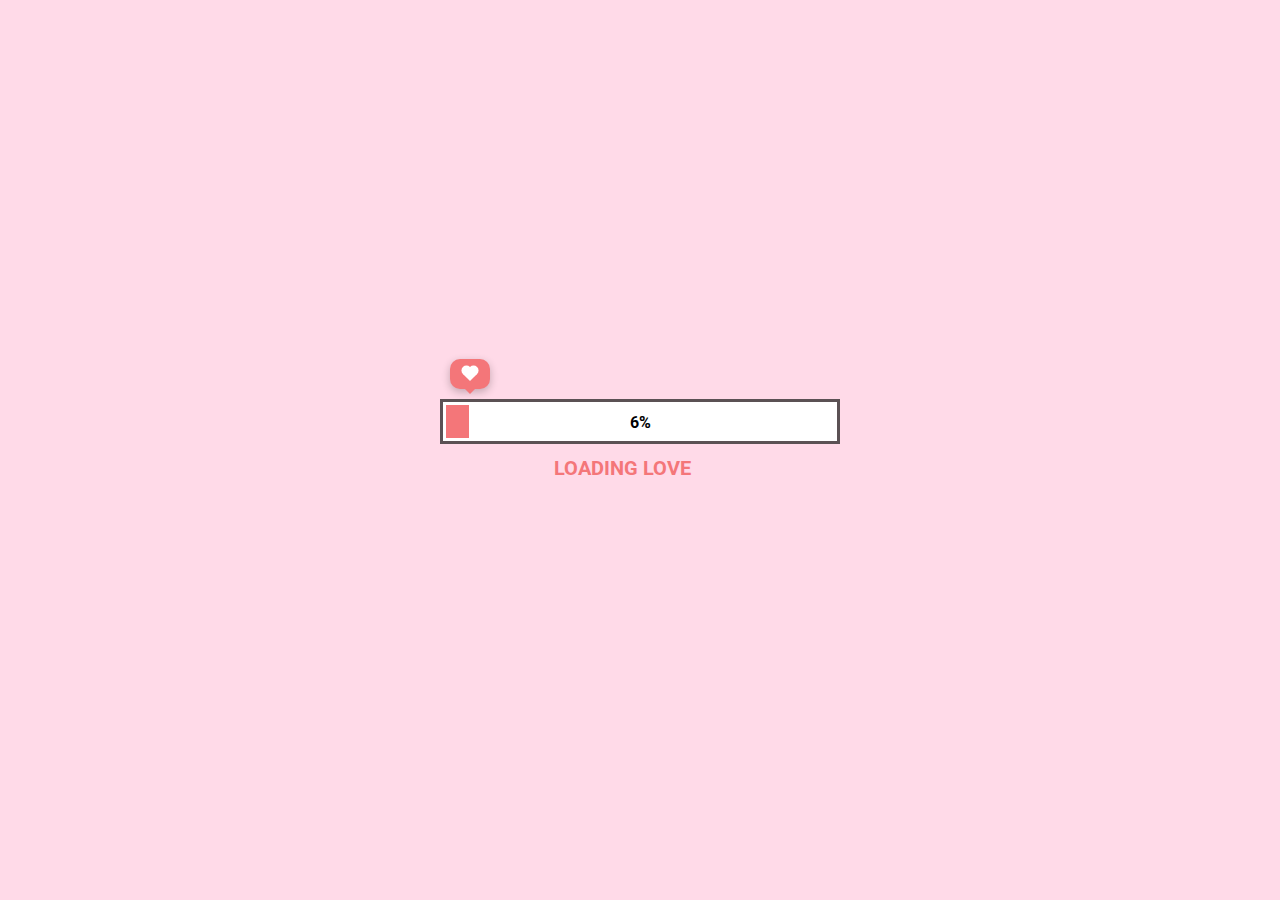
<file: 20-10/index.html>
<!DOCTYPE html>
<html lang="en">
<head>
    <meta charset="UTF-8">
    <meta name="viewport" content="width=device-width, initial-scale=1.0">
    <link rel="shortcut icon" href="./favicon/PhuongLinh.png" type="image/x-icon">
    <link rel="stylesheet" href="style.css">
    <script src="./app.js" defer></script>
    <title>Phuong Linhh</title>
</head>
<body>
    <div class="loading">
        <div class="boxHeartImg">
            <div class="heartItem item1">
                <img src="./image/heart.png" alt="">
            </div>
            <div class="heartItem item2">
                <img src="./image/heart.png" alt="">
            </div>
            <div class="heartItem item3">
                <img src="./image/heart.png" alt="">
            </div>
        </div>
        <div class="heartBox">
            <div class="heart"></div>
        </div>
        <div class="progress-bar">
            <div class="progress"></div>
            <div class="percent">100%</div>
        </div>
        <h2 class="textBox">
            <span class="textLoad">loading love</span>
            <span class="cricle1">.</span>
            <span class="cricle2">.</span>
            <span class="cricle3">.</span>
        </h2>
        <div class="buttonCLick">
            <img src="./image/cursor.png" alt="">
            <div class="button">
                <p class="textBtn"></p>
            </div>
        </div>
    </div>
</body>
</html>
</file>
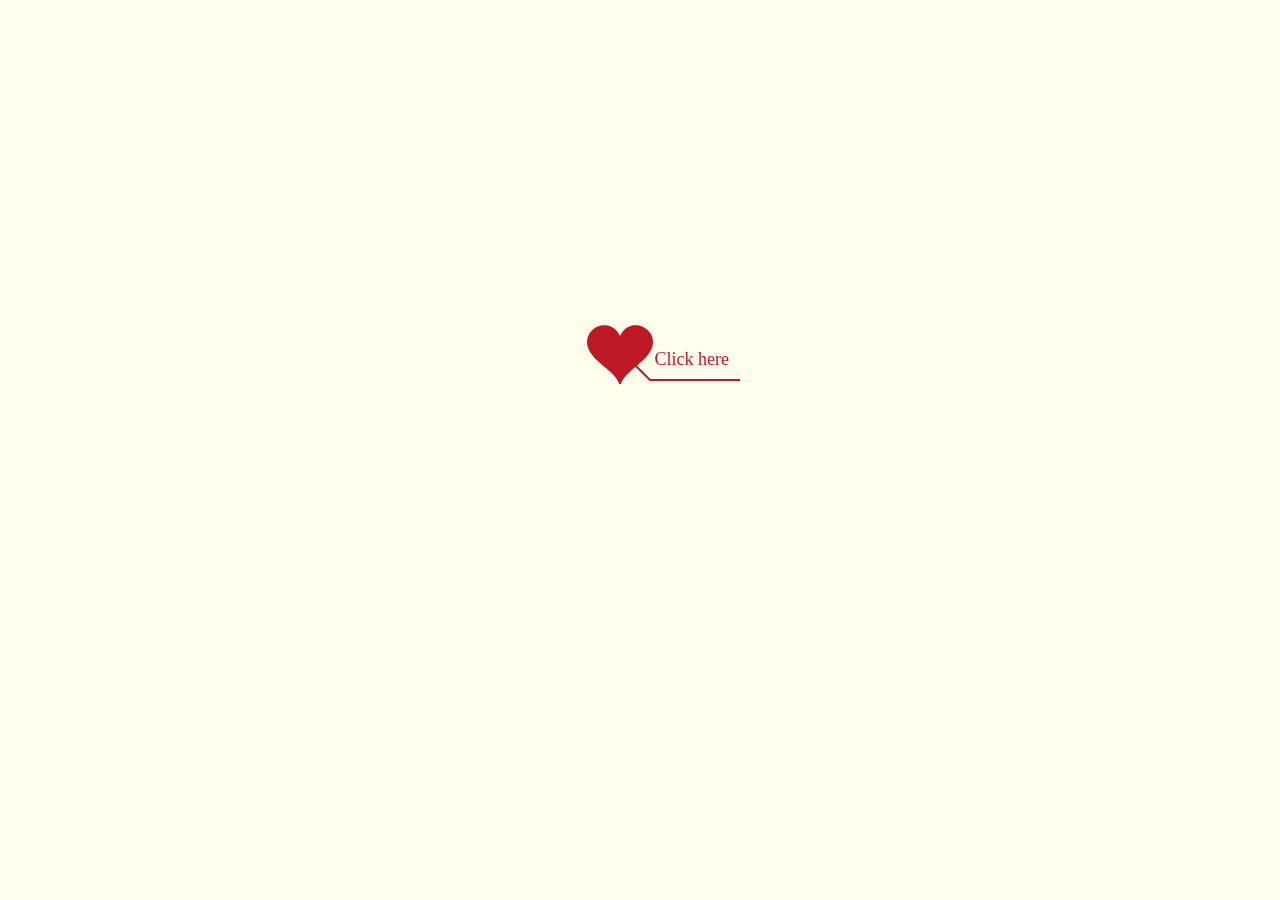
<file: 8-3_ban_3/index.html>
﻿<!DOCTYPE html>
<html lang="en">
<head>
    <meta http-equiv="Content-Type" content="text/html; charset=UTF-8">
    <title>Chuc mung ngay 8/3</title>
    <link type="text/css" rel="stylesheet" href="./asset/style.css">
    <script type="text/javascript" src="./asset/jquery.min.js"></script>
    <script type="text/javascript" src="./asset/jscex.min.js"></script>
    <script type="text/javascript" src="./asset/jscex-parser.js"></script>
    <script type="text/javascript" src="./asset/jscex-jit.js"></script>
    <script type="text/javascript" src="./asset/jscex-builderbase.min.js"></script>
    <script type="text/javascript" src="./asset/jscex-async.min.js"></script>
    <script type="text/javascript" src="./asset/jscex-async-powerpack.min.js"></script>
    <script type="text/javascript" src="./asset/functions.js" charset="utf-8"></script>
    <script type="text/javascript" src="./asset/love.js" charset="utf-8"></script>
</head>

<body>
    <div id="main">
        <div id="wrap">
            <div id="text" style="font-family:'Gill Sans', 'Gill Sans MT', Calibri, 'Trebuchet MS', sans-serif ;">
                <div id="code">
                    <font color="#000"><span class="say">Chúc mừng 8/3 đến những bông hoa rực rỡ đã làm bạn với tớ những năm tháng quaaaa!!</span><br>
                        <span class="say"> </span><br>
                        <span class="say">Dù cậu là ai, đang ở đâu. Mới quen hay là bạn học cũ nè, tớ đều nhớ tới các cậu và gửi các cậu bức thư siêu siêu cute này.</span><br>
                        <span class="say">Nhân ngày 8/3 này, tớ xin chúc cậu mãi xinh đẹp, đáng yêu, luôn hạnh phúc. Chúc cậu luôn gặp may mắn trong cuộc sống và vui vẻ mọi lúc mọi nơi. Nụ cười của cậu còn sáng hơn ánh mặt trời đấyyyyyy.</span><br>
                        <span class="say">Chúc cậu ngày 8/3 thật vui vẻ và tràn đầy sự xinh đẹp cùng với nhiều yêu thương. </span><br>
                        <span class="say"><span class="space"><img width="100px" height="100px" src="image/tym.png" alt=""><br>
                        <span class="say"><span class="space"></span> --Your friend-- </span>
                    </font>
                    </p>
                </div>
            </div>
            <canvas id="canvas" width="1100" height="680"></canvas>
        </div>

    </div>

    <audio id="myAudio" autoplay="autoplay">
        <source src="music/nhac.mp3" type="audio/mp3" />
    </audio>

</body>
<script src="./asset/script.js"></script>

</html>
</file>
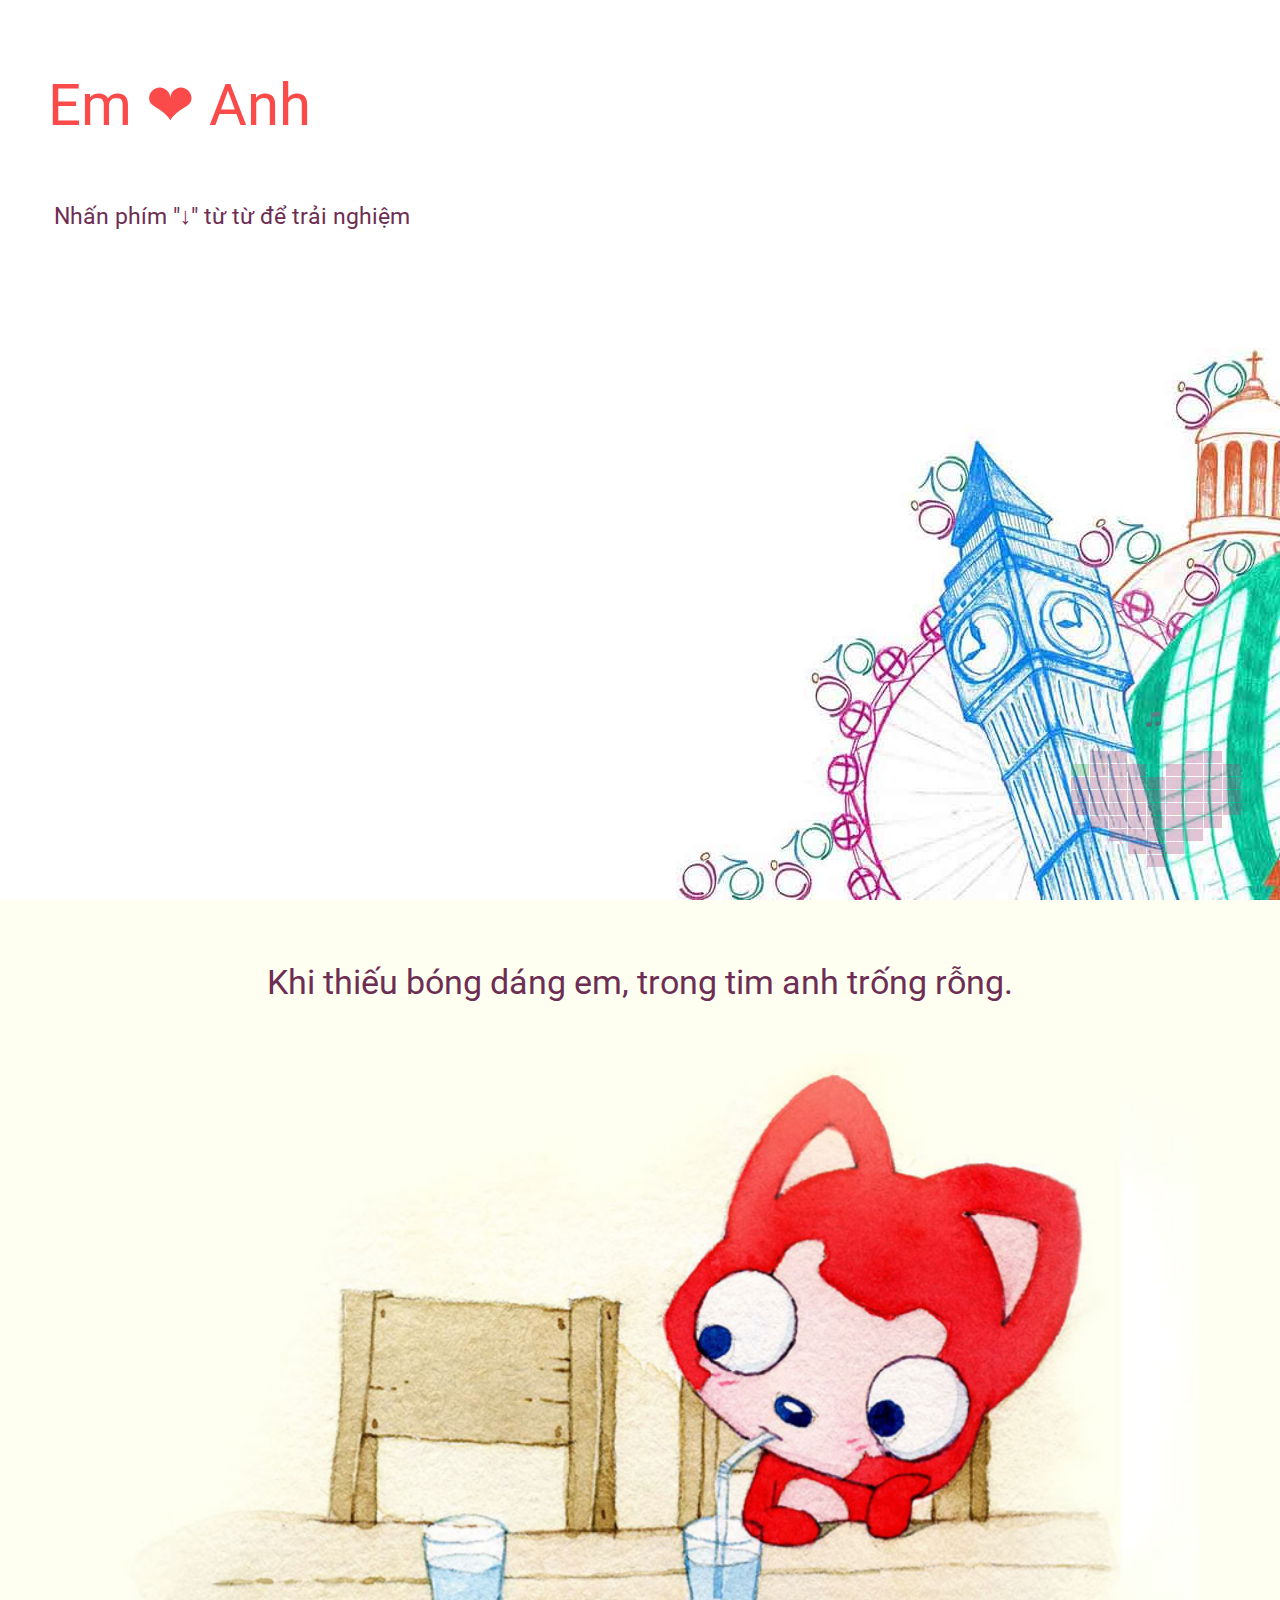
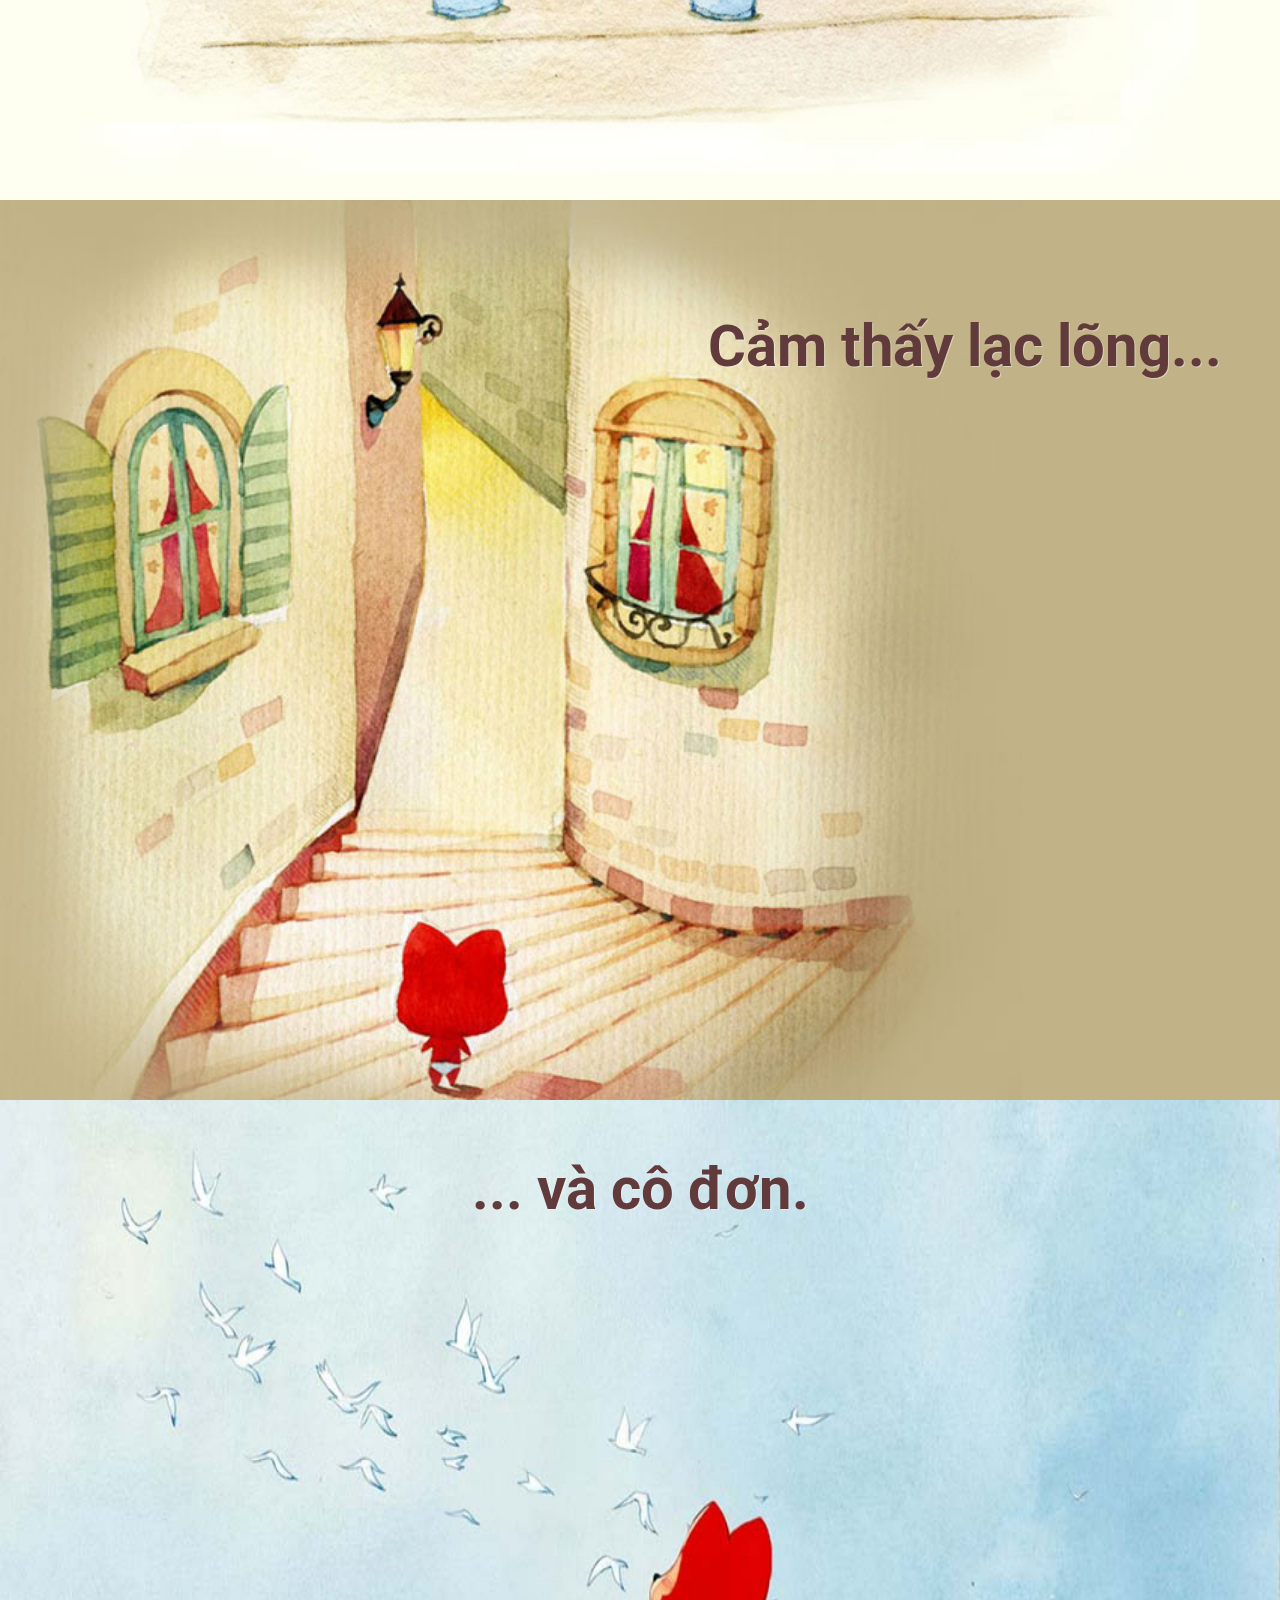
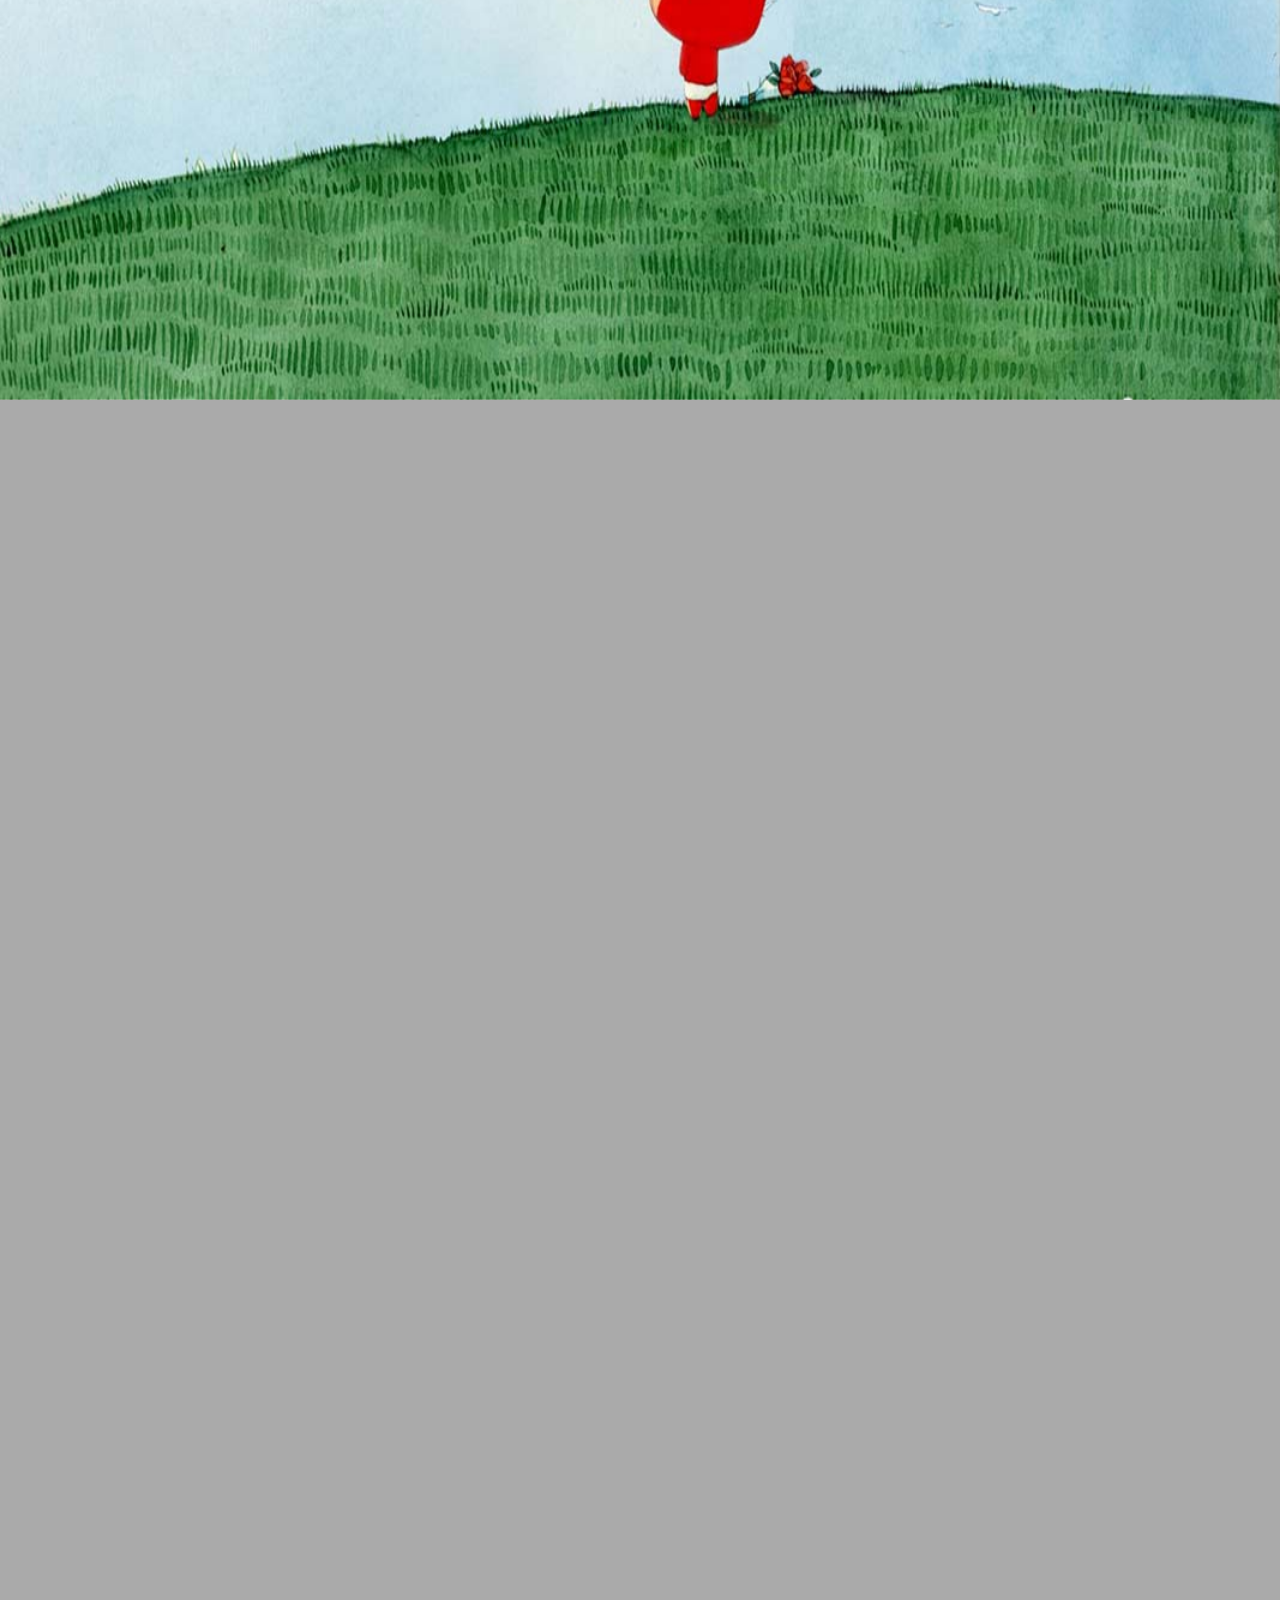
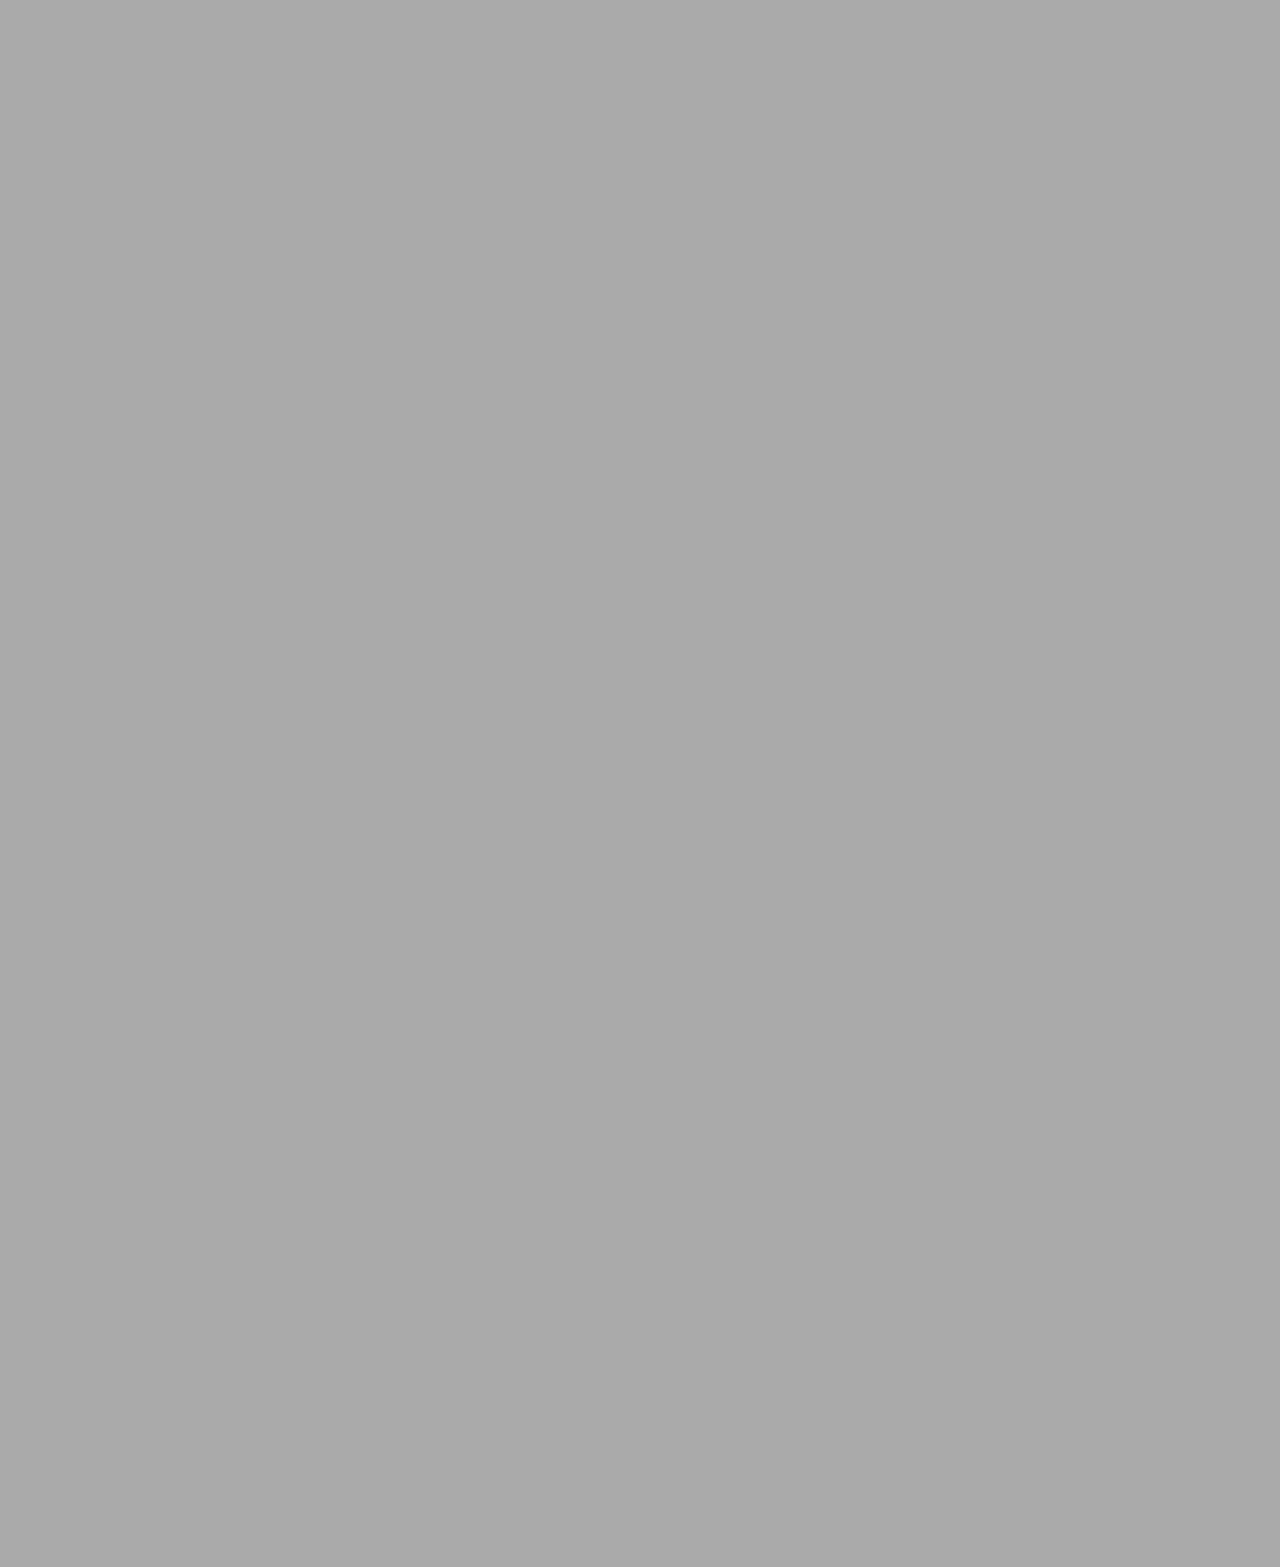
<file: cau_chuyen_ty/index.html>
<!DOCTYPE HTML>
<!--[if IE 6]>
<html id="ie6" class="ie ie6 lt-ie9">
<![endif]-->
<!--[if IE 7]>
<html id="ie7" class="ie ie7 lt-ie9">
<![endif]-->
<!--[if IE 8]>
<html id="ie8" class="ie ie8 lt-ie9">
<![endif]-->
<!--[if gte IE 9]>
<html class="ie ie9">
<![endif]-->
<!--[if !(IE)]><!-->
<html>
<!--<![endif]-->
<head>
	<meta http-equiv='Pragma' content='no-cache' />
	<meta charset="UTF-8">
	<meta name="viewport" content="width=device-width, minimum-scale=1.0, maximum-scale=1.0, user-scalable=no">
	
	<!-- Title -->
	<title>I ❤ You</title>
	
	<!-- Default CSS -->
	<link rel="stylesheet" href="css/all.css">
	
	<!-- Font -->
	<link href='https://fonts.googleapis.com/css?family=Roboto' rel='stylesheet' type='text/css'>
</head>
<body>

	<!-- Browser no support JavaScript -->
	<div id="nojavascript" class="nojavascript">Vui lòng bật JavaScript trong trình duyệt của bạn lên.</div>
	<script>document.getElementById('nojavascript').remove();</script>
	
	<!-- Love -->
	<div class="flowtime">
		<div class="ft-section section-1" data-id="section-1">
			<div id="/section-1/page-1" class="ft-page page-1" data-id="page-1">
				<p class="text1"><span id="text-75" >Em</span> ❤ <span id="text-76" >Anh</span> </p>
				<p class="text2">Nhấn phím "↓" <span id="text-78" >từ từ để trải nghiệm</span></p>
			</div>
			<div id="/section-1/page-2" class="ft-page page-2" data-id="page-2">
				<p class="top-text" id="text-1" >Khi thiếu bóng dáng em, trong tim anh trống rỗng.</p>
				<img src='img/iali63.jpg' />
			</div>
			<div id="/section-1/page-3" class="ft-page page-3 left-img" data-id="page-3">
				<h2 class="text" id="text-2" >Cảm thấy lạc lõng...</h2>
				<img src='img/iali35.jpg' />
			</div>
			<div id="/section-1/page-4" class="ft-page page-4 full-img" data-id="page-4">
				<h2 class="center-text" id="text-3" >... và cô đơn.</h2>
				<img src='img/iali6.jpg' />
			</div>
		</div>
		<div class="ft-section section-2" data-id="section-2">
			<div id="/section-2/page-1" class="ft-page page-5 full-img" data-id="page-1">
				<h2 class="center-text" id="text-4" >Trong đầu luôn chứa những nội tâm.</h2>
				<img src='img/iali19.jpg'/>
			</div>
			<div id="/section-2/page-2" class="ft-page page-6" data-id="page-2">
				<h2 class="center-text" id="text-5" >Anh muốn bay thật cao để tìm em!</h2>
				<img src='img/iali29.jpg'/>
			</div>
			<div id="/section-2/page-3" class="ft-page page-7" data-id="page-3">
				<h3 id="text-6" >Anh vẫn lạc quan, mĩm cười,chờ đợi.</h3>
				<img src='img/iali60.jpg' />
			</div>
			<div id="/section-2/page-4" class="ft-page page-8 full-img" data-id="page-4">
				<h3 id="text-7" >Dù cuộc sống không thể tránh khỏi trắc trở...</h3>
				<img src='img/iali51.jpg'/>
			</div>
			<div id="/section-2/page-5" class="ft-page page-9" data-id="page-5">
				<h3 id="text-8" >Những anh vẫn luôn đối phó để dành lấy bình yên!</h3>
				<img src='img/iali5.jpg' />
			</div>
			<div id="/section-2/page-6" class="ft-page page-10" data-id="page-6">
				<h3 id="text-9" >Mĩm cười với mặt trời, tự tin với bản thân!</h3>
				<img src='img/iali22.jpg' />
			</div>
		</div>
		<div class="ft-section section-3" data-id="section-3">
			<div id="/section-3/page-1" class="ft-page page-11 full-img" data-id="page-1">
				<h3 id="text-10" >Cuộc sống anh không phải lúc nào cũng suôn sẻ!</h3>
				<img src='img/iali24.jpg'  />
			</div>
			<div id="/section-3/page-2" class="ft-page page-12" data-id="page-2">
				<h3><span id="text-11" >Nhưng anh luôn dũng cảm khi đối mặt với </span><br /><span id="text-12" >cuộc sống này</span></h3>
				<img src='img/iali25.jpg' />
			</div>
			<div id="/section-3/page-3" class="ft-page page-13" data-id="page-3">
				<img src='img/iali64.jpg' />
				<h3 id="text-13" >Anh không biết... tình yêu ở đâu?</h3>
			</div>
			<div id="/section-3/page-4" class="ft-page page-14 left-img" data-id="page-4">
				<h3 id="text-14" >Ở trong gương?</h3>
				<img src='img/iali46.jpg' />
			</div>
			<div id="/section-3/page-5" class="ft-page page-15 left-img" data-id="page-5">
				<h3><span id="text-15" >Hỡi thần cây, tình yêu tôi ở đâu？</span><br /><span id="text-16" >Thần cây: Câu trả lời ở trong tim...</span></h3>
				<img src='img/iali45.jpg' />
			</div>
			<div id="/section-3/page-6" class="ft-page page-16 left-img" data-id="page-6">
				<h3><span id="text-17" >Anh suy nghĩ... anh bước đi...</span><br /><span id="text-18" >trong tuyết mênh mong lạnh giá</span></h3>
				<img src='img/iali66.jpg' />
			</div>
			<div id="/section-3/page-7" class="ft-page page-17 top-text" data-id="page-7">
				<h3 id="text-19" >Cho đến 1 ngày... định mệnh đã giải đáp câu hỏi!</h3>
				<img src='img/iali16.jpg' />
			</div>
		</div>
		<div class="ft-section section-4" data-id="section-4">
			<div id="/section-4/page-1" class="ft-page page-18 full-img" data-id="page-1">
				<p class="text" id="text-20" >Sự trầm tư băng giá đã tan chảy! Nụ cười đã thống trị!</p>
				<img src='img/iali11.jpg'  />
			</div>
			<div id="/section-4/page-2" class="ft-page page-19" data-id="page-2">
				<h3 id="text-21" >Anh thích em rồi？</h3>
				<img src="img/iali75.jpg" />
			</div>
			<div id="/section-4/page-3" class="ft-page page-20" data-id="page-3">
				<img src='img/iali59.png' />
				<h3 id="text-22" >Cuối cùng một ngày. Anh lấy tất cả can đảm...</h3>
				<img src='img/iali9.jpg' />
			</div>
			<div id="/section-4/page-4" class="ft-page page-21" data-id="page-4">
				<h3 id="text-23" >Anh đã rất hạnh phúc</h3>
				<img src='img/iali59.png' />
			</div>
			<div id="/section-4/page-5" class="ft-page page-22 left-img" data-id="page-5">
				<h3 id="text-24" >Em cùng anh đi trên định mệnh</h3>
				<img src='img/iali4.jpg' />
			</div>
			<div id="/section-4/page-6" class="ft-page page-23 left-img" data-id="page-6">
				<h3 id="text-25" >Nhìn lên ↑ Tương lai ta đấy ❤</h3>
				<img src='img/iali44.jpg' />
			</div>
			<div id="/section-4/page-7" class="ft-page page-24 full-img" data-id="page-7">
				<h3 id="text-26" >Bước trên đường đời, ta cùng nhau suy nghĩ</h3>
				<img src='img/iali32.jpg' />
			</div>
		</div>
		<div class="ft-section section-5" data-id="section-5">
			<div id="/section-5/page-1" class="ft-page page-25 left-img" data-id="page-1">
				<h3><span id="text-27" >Tạm biệt em!</span><br /><span id="text-28" >Sau đó anh mĩm cười quay về!</span></h3>
				<img src='img/iali37.jpg' />
			</div>
			<div id="/section-5/page-2" class="ft-page page-26 top-text" data-id="page-2">
				<h3 id="text-29" >Sau đó, ngủ trong hạnh phúc, mơ về em!</h3>
				<img src='img/iali10.gif' />
			</div>
			<div id="/section-5/page-3" class="ft-page page-27" data-id="page-3">
				<h3 id="text-30" >Mơ về hạnh phúc của em!</h3>
				<img src='img/iali67.jpg'  />
			</div>
			<div id="/section-5/page-4" class="ft-page page-28" data-id="page-4">
				<h3 id="text-31" >Niềm vui... ở mọi nơi!</h3>
				<img src='img/iali40.jpg' />
			</div>
			<div id="/section-5/page-5" class="ft-page page-29" data-id="page-5">
				<h3 id="text-32" >Tình yêu chúng ta luôn ngọt như vị kẹo!</h3>
				<img src='img/iali12.jpg' />
			</div>
			<div id="/section-5/page-6" class="ft-page page-30" data-id="page-6">
				<h3 id="text-33" >Rồi đến khi chúng ta về một nhà.</h3>
				<img src='img/iali76.gif' />
			</div>
			<div id="/section-5/page-7" class="ft-page page-31" data-id="page-7">
				<h3 id="text-34" >Sau đó, Anh học những kỹ năng...</h3>
				<img src='img/iali77.jpg' />
			</div>
		</div>
		<div class="ft-section section-6" data-id="section-6">
			<div id="/section-6/page-1" class="ft-page page-32" data-id="page-1">
				<h3 id="text-35" >...nấu ăn</h3>
				<img src='img/iali62.jpg'  />
			</div>
			<div id="/section-6/page-2" class="ft-page page-33 top-text" data-id="page-2">
				<h3 id="text-36" >Mỗi sáng, ta cùng ăn những thức ăn riêng ta!</h3>
				<img src='img/iali3.jpg' />
			</div>
			<div id="/section-6/page-3" class="ft-page page-34 left-img" data-id="page-3">
				<h3 id="text-37" >Anh vè em cùng chờ đợi hạnh phúc~ </h3>
			</div>
			<div id="/section-6/page-4" class="ft-page page-35" data-id="page-4">
				<h3><span id="text-38" >Anh cảm thấy rất may mắn</span><br /><span id="text-39" >Anh đã có khoảng chứa trong tái tim</span><br /><span id="text-40" >Và em luôn hiện diện ở đó - mãi mãi!</span></h3>
				<img src='img/iali8.gif' />
			</div>
			<div id="/section-6/page-5" class="ft-page page-36 full-img" data-id="page-5">
				<h3 id="text-41" >Đôi khi chúng ta cãi nhau...</h3>
				<img src='img/iali31.jpg' />
			</div>
			<div id="/section-6/page-6" class="ft-page page-37 left-img" data-id="page-6">
				<h3 id="text-42" >Anh không muốn điều đó!</h3>
				<img src='img/iali49.jpg' />
			</div>
			<div id="/section-6/page-7" class="ft-page page-38 bottom-text" data-id="page-7">
				<img src='img/iali21.jpg' />
				<h3 id="text-43" >Anh đã làm gì sai?</h3>
			</div>
		</div>
		<div class="ft-section section-7" data-id="section-7">
			<div id="/section-7/page-1" class="ft-page page-39 left-img" data-id="page-1">
				<h3 id="text-44" >Nếu không có em ở bên cạnh.... <br>thì phong cảnh trở nên vô nghĩa!</h3>
				<img src='img/iali2.jpg' />
			</div>
			<div id="/section-7/page-2" class="ft-page page-40" data-id="page-2">
				<h3 id="text-45" >Không em đằng sau...</h3>
				<img src='img/iali14.jpg'  />
			</div>
			<div id="/section-7/page-3" class="ft-page page-41" data-id="page-3">
				<img src='img/iali30_1.jpg' class='img1'/>
				<img src='img/iali30_2.jpg' class='img2'/>
				<h3 id="text-46" >... anh không thể bay cao và xa hơn!</h3>
			</div>
			<div id="/section-7/page-4" class="ft-page page-42" data-id="page-4">
				<h3><span id="text-47" >Anh xin lỗi! Anh sẽ thay đổi</span><br /><span id="text-48" >Chắc chắn sẽ như một hình tượng mà em muốn!</span></h3>
				<img src='img/iali69.jpg'  />
			</div>
			<div id="/section-7/page-5" class="ft-page page-43" data-id="page-5">
				<img src='img/iali42.jpg' />
				<h3 id="text-49" >Hãy tin anh... vì anh là chú gấu nhỏ... à không Sư tử...=))</h3>
			</div>
			<div id="/section-7/page-6" class="ft-page page-44 left-img" data-id="page-6">
				<h3><span id="text-50" >Nằm xuống! Nhắm mắt lại...</span><br /><span id="text-51" >chầm chậm suy nghĩ~</span></h3>
				<img src='img/iali0.jpg' />
			</div>
			<div id="/section-7/page-7" class="ft-page page-45 left-img" data-id="page-7">
				<h3><span id="text-52" >Anh luôn tìm kế hoạch</span><br /><span id="text-53" >Cho hạnh phúc của chúng ta!</span></h3>
				<img src='img/iali18.jpg' />
			</div>
		</div>
		<div class="ft-section section-8" data-id="section-8">
			<div id="/section-8/page-1" class="ft-page page-46" data-id="page-1">
				<img src='img/iali57.gif' />
				<h3>
					<span id="text-54"></span>
					<span id="text-55"></span>
					<span id="text-56"></span>
					<span id="text-57"></span>
				</h3>
			</div>
			<div id="/section-8/page-2" class="ft-page page-47 top-text" data-id="page-2">
				<img src='img/iali58.jpg' />
				<h3>
					<span id="text-58"></span>
					<span id="text-59"></span>
					<span id="text-60"></span>
					<span id="text-61"></span></h3>

			</div>
			<div id="/section-8/page-3" class="ft-page page-48 left-img" data-id="page-3">
				<p><span id="text-62" >Thế giới ở quanh ta thật đẹp và rộng....</span><br /><span id="text-63" >Tình yêu của anh đối với em cũng vậy!</span></p>
				<img src='img/iali65.jpg'  />
			</div>
			<div id="/section-8/page-4" class="ft-page page-49 full-img" data-id="page-4">
			<img src='img/iali71.jpg' />
				<p class="text">
					<span class='text' id="text-64"></span><br />
					<span class='text' id="text-65"></span>
				</p>
			</div>
			<div id="/section-8/page-5" class="ft-page page-50" data-id="page-5">
				<p class='text' id="text-66" >Tựa vào vai anh, em có nghe được tim anh đập như thế nào không? Đó là bằng chứng cho hạnh phúc ở bên em, muốn cùng em bay... Thật cao! Thật xa! Bay đến nơi tình yêu của chúng ta vĩnh cửu.</p>
				<img src='img/iali50_1.jpg' class='img1' />
				<img src='img/iali50_2.jpg' class='img2' />
			</div>
			<div id="/section-8/page-6" class="ft-page page-51" data-id="page-6">
				<p>
					<span id="text-67" >Em: Vĩnh cửu là như thế nào!</span><br />
					<span id="text-68" >Anh Nghĩa: sẽ không thay đổi</span><br />
					<span id="text-69" >Em: Nó ở đâu?</span><br />
					<span id="text-70" >Anh: Ở trong tim anh ❤</span>
					</p>
			</div>
		</div>
		<div class="ft-section section-9" data-id="section-9">
			<div id="/section-9/page-1" class="ft-page page-52 full-img" data-id="page-1">
				<h3 id="text-71" >Anh đã sẵn sàng cho một tình yêu vĩnh cữu!</h3>
				<img src='img/iali20.jpg'  />
			</div>
			<div id="/section-9/page-2" class="ft-page page-53" data-id="page-2">
				<img src='img/iali68.jpg' alt='happy birthday' />
				<h3 id="text-72" >Happy Love Day's</h3>
			</div>
			<div id="/section-9/page-3" class="ft-page page-54 center-img" data-id="page-3" >
				<div class="center-img">I love you</div>
			</div>
			<div id="/section-9/page-4" class="ft-page page-55 right-img" data-id="page-4">
				<img src='img/14915.jpg' />
				<p class="text">
					<span id="text-73" >❤🧡💛💚💙💜🤎🖤🤍💗💖💘💝</span><br />
					<span id="text-74" >Yêu em rất nhiều<3</span><br />
					<br />
					<br />
					
					<!-- [!] Default [Edit Only] [!] --> 
					<span> »»» Nhấn phím <b>“Esc"</b> sẽ là một minh chứng cho các bức ảnh!</span> <!-- No Edit "Esc" -->
				</p>
			</div>
		</div>
	</div>

	<!-- Audio/Music -->
	<audio id="bgmMusic" src="music/saveme.mp3" autoplay="autoplay" loop preload="auto" type="audio/mp3"></audio>
    <div class="mPower"><span id="on" title="Tắt nhạc"></span><span id="off" title="Mở nhạc"></span></div>

	<!-- Library Script -->
	<script src="js/jquery.min.js"></script>
	<script src="js/brav1toolbox.js"></script>
	<script src="js/flowtime.js"></script>
	<script src="js/love.js"></script>
</body>
</html>
</file>
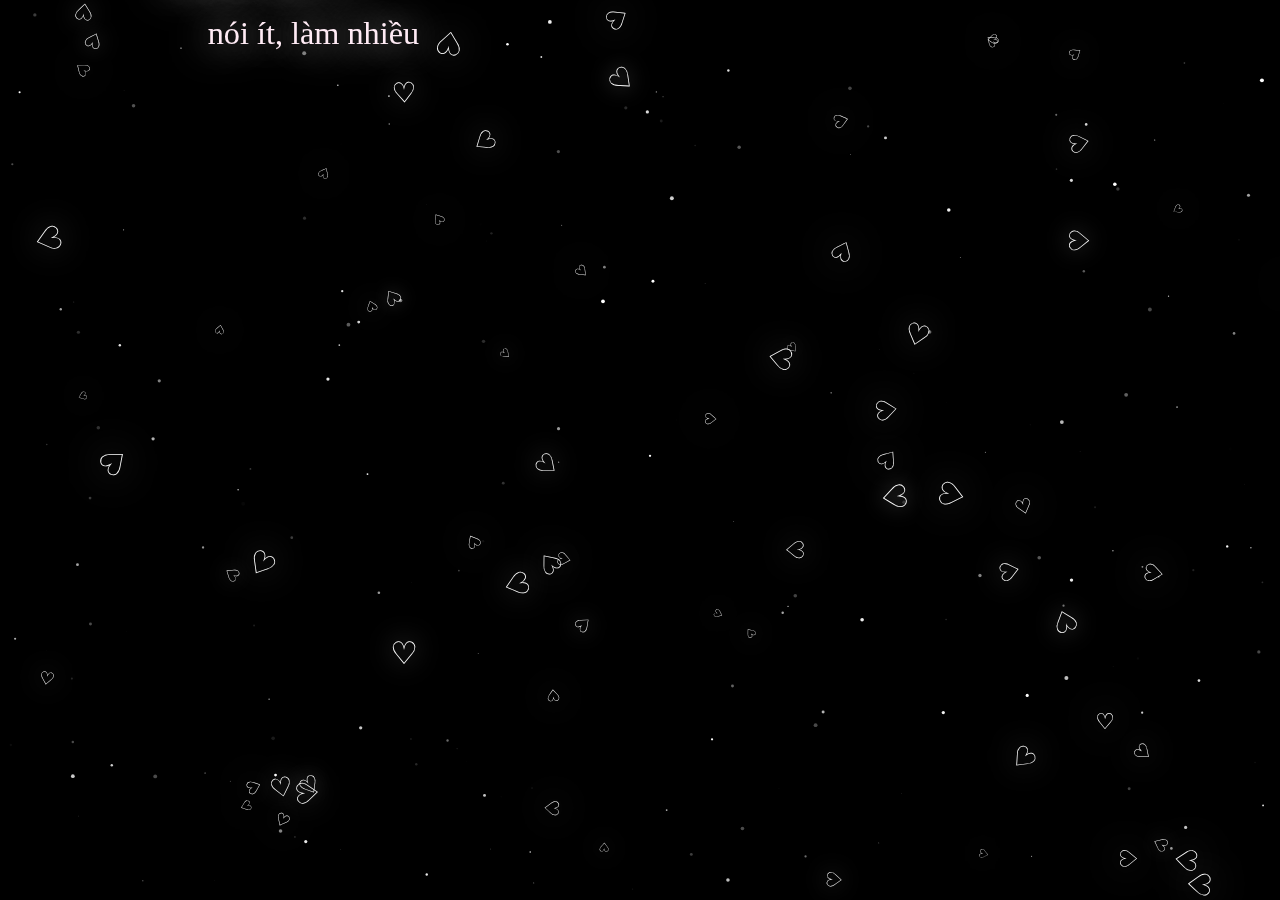
<file: chu_roi/index.html>
<!DOCTYPE html>
<html lang="vi">
  <head>
    <meta charset="UTF-8" />
    <meta name="viewport" content="width=device-width, initial-scale=1.0" />
    <title>Phạm Vũ Linh ♡</title>
    <link rel="stylesheet" href="style.css" />
    <link
      href="https://fonts.googleapis.com/css2?family=Dancing+Script:wght@400;700&display=swap"
      rel="stylesheet"
    />
  </head>
  <body>
    <div class="container">
      <canvas id="canvas"></canvas>
    </div>
    <script src="script.js"></script>
  </body>
</html>
</file>
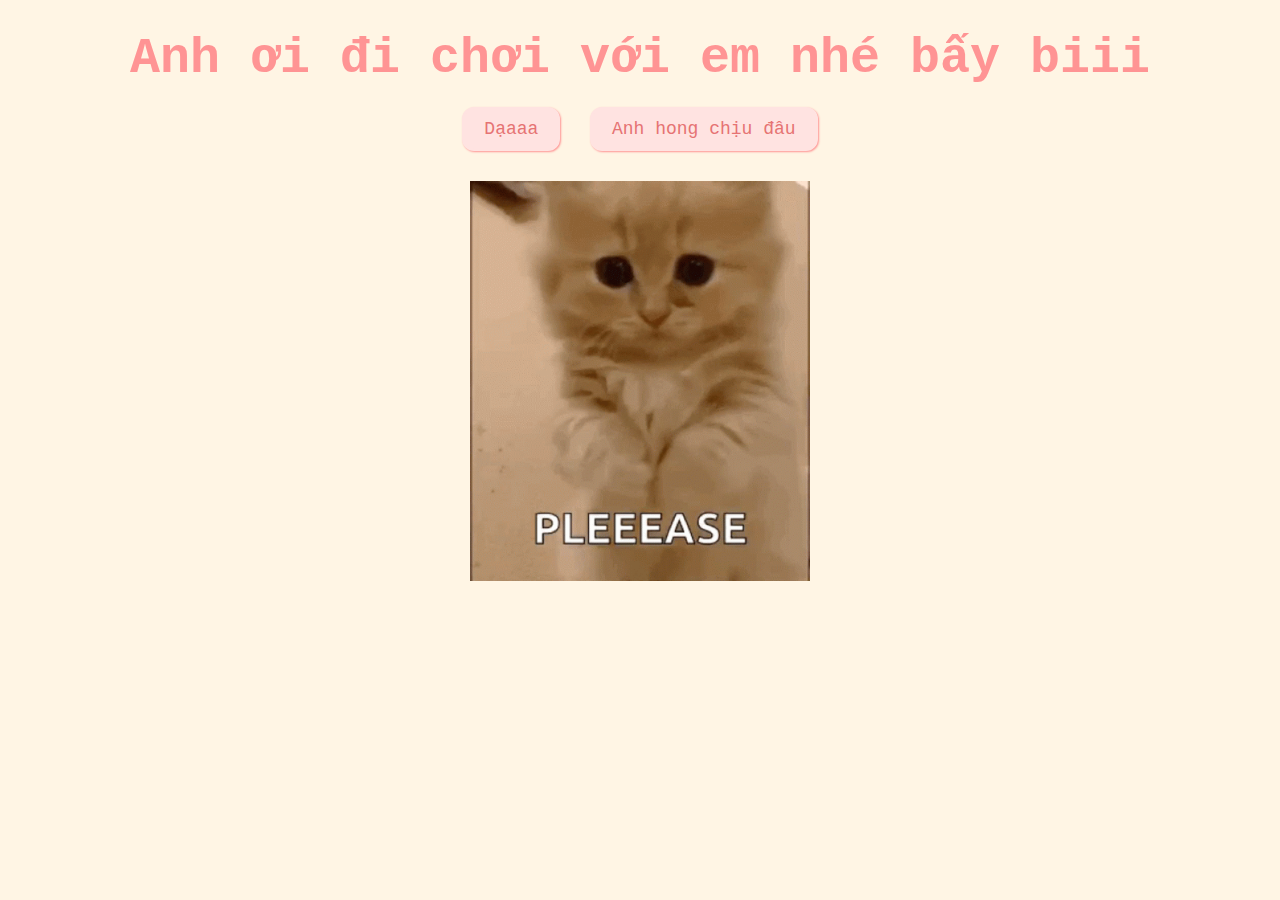
<file: di_choi/index.html>
<!DOCTYPE html>
<html lang="en">
  <head>
    <meta charset="UTF-8" />
    <meta name="viewport" content="width=device-width, initial-scale=1.0" />
    <title>Tình iu của anhh</title>
    <link rel="stylesheet" href="css/valentine.css" />
  </head>
  <body>
    <div id="valentineQuestion"><b>Anh ơi đi chơi với em nhé bấy biii</b></div>
    <button class="answerButton" onclick="location.href='thankyou.html'">
      Dạaaa
    </button>
    <button class="answerButton" id="noButton">Anh hong chịu đâu </button>
    <br />
    <img src="cat.gif" alt="cat asking question" class="responsive" />

    <script>
      document
        .getElementById("noButton")
        .addEventListener("click", function () {
          var yesButton = document.querySelector(
            'button[onclick*="thankyou.html"]'
          );
          var currentFontSize = parseInt(
            window.getComputedStyle(yesButton).fontSize
          );
          yesButton.style.fontSize = currentFontSize + 10 + "px"; // Increase font size by 5px
        });
    </script>
  </body>
</html>
</file>
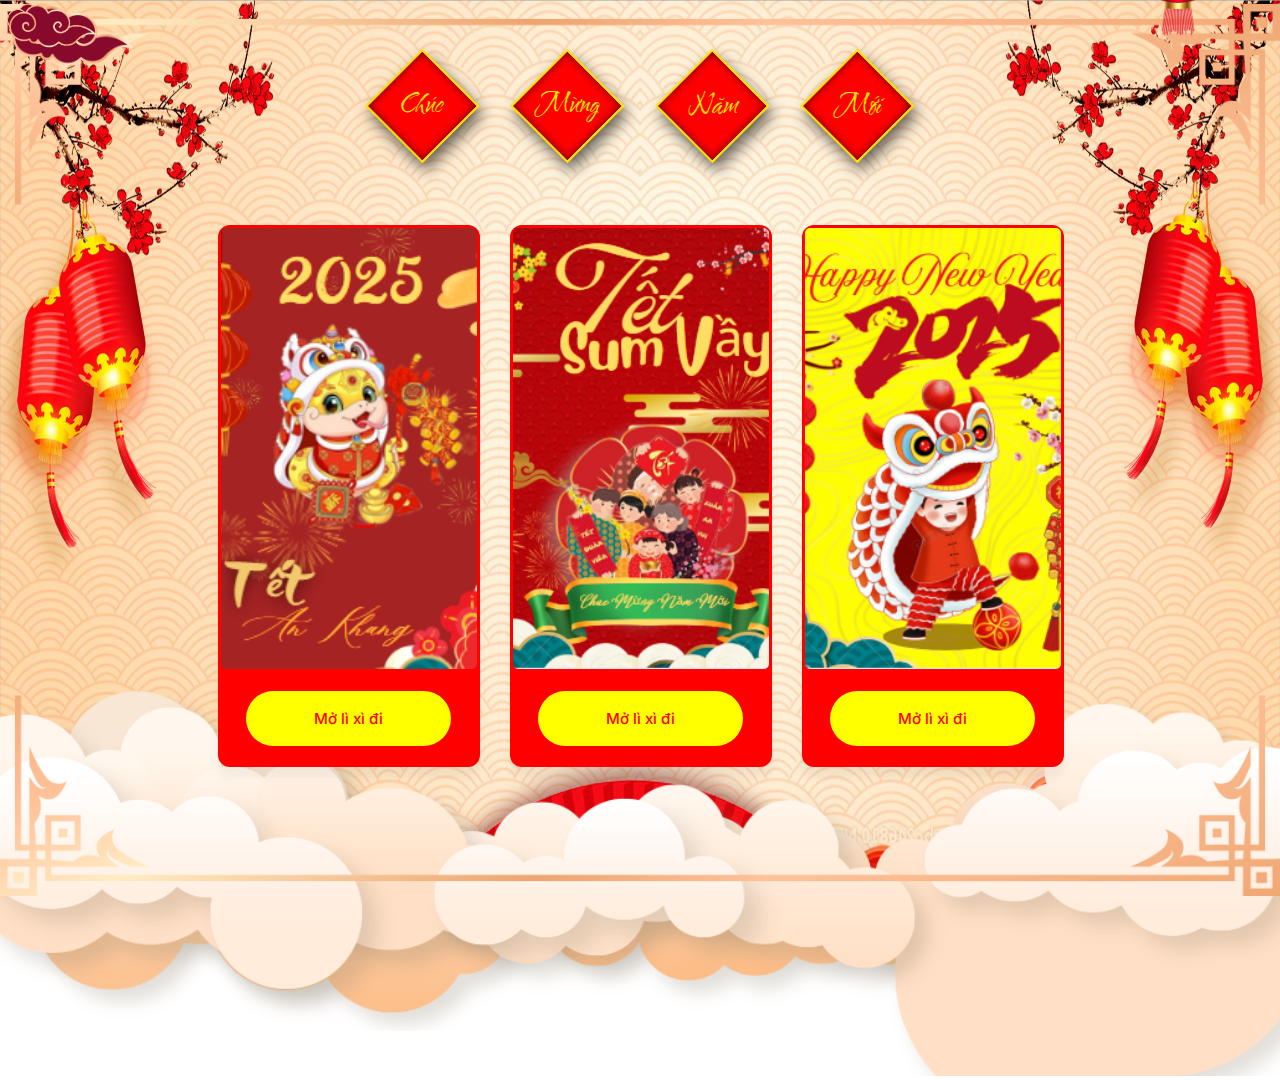
<file: li_xi_nam_moi/index.html>
<!DOCTYPE html>
<html lang="en">
  <head>
    <meta charset="UTF-8" />
    <meta http-equiv="X-UA-Compatible" content="IE=edge" />
    <link rel="website icon" type="png" href="image/anh_nen.png" />
    <meta name="viewport" content="width=device-width, initial-scale=1.0" />
    <link rel="stylesheet" href="https://cdnjs.cloudflare.com/ajax/libs/font-awesome/6.2.1/css/all.min.css" integrity="sha512-MV7K8+y+gLIBoVD59lQIYicR65iaqukzvf/nwasF0nqhPay5w/9lJmVM2hMDcnK1OnMGCdVK+iQrJ7lzPJQd1w==" crossorigin="anonymous" referrerpolicy="no-referrer" />
    <link rel="stylesheet" href="styles.css" />
     <!-- link gg font -->
     <link
     rel="stylesheet"
     href="https://fonts.googleapis.com/css2?family=Material+Symbols+Outlined:opsz,wght,FILL,GRAD@24,400,0,0&icon_names=arrow_forward"
   />
   <!-- css swiperjs -->
   <link
     rel="stylesheet"
     href="https://cdn.jsdelivr.net/npm/swiper@11/swiper-bundle.min.css"a
   />
    <title>Lì Xì 2025</title>

  </head>
  <body>
    <!-- backrough -->
    <div class="box-slider">
      <div class="slider1">
        <img src="image/bgr.jpg" alt="" />
<!-- 4 cái liển  -->
        <div class="happynewyear">
          <div class="textHappynewyear">
            <div class="box-span">
              <span></span>
            </div>
            <div class="box-span">
              <span></span>
            </div>
            <div class="box-span">
              <span></span>
            </div>
            <div class="box-span">
              <span></span>
            </div>
          </div>
        </div>
        <!-- lồng đèn -->
        <div class="box-slider_img2">
          <div class="box-slider-img2">
            <div class="slider-img2">
              <img src="image/lanterns.png" alt="" />
            </div>
          </div>
          <div class="box-slider-img3">
            <div class="slider-img3">
              <img src="image/lanterns.png" alt="" />
            </div>
          </div>
          <div class="box-slider-img4">
            <div class="slider-img4">
              <img src="image/lanterns.png" alt="" />
            </div>
          </div>
          <div class="box-slider-img5">
            <div class="slider-img5">
              <img src="image/lanterns.png" alt="" />
            </div>
          </div>
        </div>
        <!-- end -->
        <!-- 2 con lân  -->
        <div class="box-lion_dance">
          <div class="lion_dance1">
            <img src="image/Lion-dance.gif" alt="" />
          </div>
          <div class="lion_dance2">
            <img src="image/Lion-dance2.gif" alt="" />
          </div>
        </div>
        <!-- end -->
        <!-- 2 thanh khung viền -->
        <div class="box-rim">
          <div class="rim1">
            <img src="image/rim1.png" alt="" />
          </div>
          <div class="rim2">
            <img src="image/rim1.png" alt="" />
          </div>
        </div>
        <!-- end -->
        <!-- mây bay ở giữa -->
        <div class="box-texture_clouds">
          <div class="texture_clouds1">
            <img src="image/texture-clouds.png" alt="" />
          </div>
          <div class="texture_clouds1">
            <img src="image/texture-clouds.png" alt="" />
          </div>
          <div class="texture_clouds1">
            <img src="image/texture-clouds.png" alt="" />
          </div>
          <div class="texture_clouds1">
            <img src="image/texture-clouds.png" alt="" />
          </div>
          <div class="texture_clouds1">
            <img src="image/texture-clouds.png" alt="" />
          </div>
        </div>
        <!-- end -->
        <!-- mây tĩnh -->
        <div class="box-big_clouds">
          <div class="big_clouds1">
            <img src="image/big-clouds1.png" alt="" />
          </div>
          <div class="big_clouds2">
            <img src="image/big-clouds2.png" alt="" />
          </div>
          <div class="big_clouds3">
            <img src="image/big-clouds3.png" alt="" />
          </div>
        </div>
        <!-- end -->
      </div>
    </div>
       <!-- Card Slider -->
       <div class="container swiper ">
        <div class="card-wrapper">
          <ul class="card-list swiper-wrapper">
            <!-- thẻ img -->
            <li class="card-item swiper-slide">
              <div class="card-link">
                <img src="image/li_xi_1.PNG" alt="card img" class="card-img" />
                <button class="badge">Mở lì xì đi</button>
              </div>
            </li>

            <li class="card-item swiper-slide">
              <div class="card-link">
                <img src="image/li_xi_2.PNG" alt="card img" class="card-img" />
                <button class="badge badge1">Mở lì xì đi</button>
              </div>
            </li>

            <li class="card-item swiper-slide">
              <div class="card-link">
                <img src="image/li_xi_3.PNG" alt="card img" class="card-img" />
                <button class="badge">Mở lì xì đi</button>
              </div>
            </li>

            <li class="card-item swiper-slide">
              <div class="card-link">
                <img src="image/li_xi_4.PNG" alt="card img" class="card-img" />
                <button class="badge">Mở lì xì đi</button>
              </div>
            </li>

            <li class="card-item swiper-slide">
              <div class="card-link">
                <img src="image/li_xi_5.PNG" alt="card img" class="card-img" />
                <button class="badge">Mở lì xì đi</button>
              </div>
            </li>

            <li class="card-item swiper-slide">
              <div class="card-link">
                <img src="image/li_xi_6.PNG" alt="card img" class="card-img" />
                <button class="badge">Mở lì xì đi</button>
              </div>
            </li>
          </ul>
        </div>
      </div>
      <!-- loi chuc -->
       <!-- 1 -->
        <div id="overlay1" class="overlay">
          <div class="overlay-content">
              <h2 class="overlay-text-title">Lì xì nè </h2>
              <p class="overlay-text">Chúc bạn năm mới phát tài phát lộc, tiền vào như nước, làm ăn thuận lợi, mọi dự định thành công viên mãn. Mong rằng gia đình bạn luôn tràn đầy hạnh phúc, phú quý đong đầy, an khang thịnh vượng!</p>
          </div>
          <img class="img-overlay" src="image/1k.jpg"></img>
          <!-- <button class="close-overlay">x</button> -->
        </div>
        <!-- 2 -->
        <div id="overlay1" class="overlay">
          <div class="overlay-content">
              <h2 class="overlay-text-title">Lì xì nè </h2>
              <p class="overlay-text">Xuân mới về, chúc bạn gặp thật nhiều may mắn, tài lộc đầy nhà, công việc suôn sẻ, vạn sự như ý. Mong rằng năm nay sẽ là một năm rực rỡ, dư dả niềm vui, thịnh vượng!</p>
          </div>
          <img class="img-overlay" src="image/2k.jpg"></img>
          <!-- <button class="close-overlay">x</button> -->
        </div>
        <!-- 3 -->
        <div id="overlay1" class="overlay">
          <div class="overlay-content">
              <h2 class="overlay-text-title">Lì xì nè </h2>
              <p class="overlay-text">Chúc năm mới của bạn khởi đầu thành công, giữa năm thịnh vượng, cuối năm sung túc. Cầu mong tiền bạc luôn dư dả, sức khỏe tràn đầy, gia đình ấm no, mọi việc đều tốt đẹp như mong muốn!</p>
          </div>
          <img class="img-overlay" src="image/5k.jpg"></img>
          <!-- <button class="close-overlay">x</button> -->
        </div>
          <!-- 4 -->
        <div id="overlay1" class="overlay">
          <div class="overlay-content">
              <h2 class="overlay-text-title">Lì xì nè </h2>
              <p class="overlay-text">Năm mới, chúc bạn đón nhiều cơ hội, tiền tài gõ cửa, phúc lộc đầy tay, công danh thăng tiến. Mong rằng mỗi ngày đều là niềm vui, mỗi tháng đều bội thu, và mỗi năm đều trọn vẹn!</p>
          </div>
          <img class="img-overlay" src="image/10k.jpg"></img>
          <!-- <button class="close-overlay">x</button> -->
        </div>
          <!-- 5 -->
        <div id="overlay1" class="overlay">
          <div class="overlay-content">
              <h2 class="overlay-text-title">Lì xì nè </h2>
              <p class="overlay-text">Chúc bạn năm mới an khang, tài lộc ngập tràn, tiền bạc sung túc, sức khỏe dồi dào. Cầu mong mọi khó khăn đều qua đi, chỉ còn lại những điều tốt đẹp và một năm thật viên mãn!</p>
          </div>
          <img class="img-overlay" src="image/20k.jpg"></img>
          <!-- <button class="close-overlay">x</button> -->
        </div>
        <!-- 6 -->
        <div id="overlay1" class="overlay">
          <div class="overlay-content">
              <h2 class="overlay-text-title">Lì xì nè </h2>
              <p class="overlay-text">Năm mới, chúc bạn may mắn đủ đầy, công việc thuận lợi, tài chính ổn định. Mong rằng bạn và gia đình luôn hòa thuận, làm ăn phát đạt, đón nhận những điều tốt lành, hưởng một năm thật an vui, hạnh phúc!</p>
          </div>
          <img class="img-overlay" src="image/50k.jpg"></img>
          <!-- <button class="close-overlay">x</button> -->
        </div>
        <!-- 7 -->
        <div id="overlay1" class="overlay">
          <div class="overlay-content">
              <h2 class="overlay-text-title">Lì xì nè </h2>
              <p class="overlay-text">Chúc bạn một năm mới thật rực rỡ, tài lộc tràn đầy, làm đâu thắng đó, mọi dự định đều thành công tốt đẹp. Mong gia đình bạn luôn hòa thuận, ấm no, phúc lộc ngập tràn, và niềm vui nối tiếp mỗi ngày!</p>
          </div>
          <img class="img-overlay" src="image/10k.jpg"></img>
          <!-- <button class="close-overlay">x</button> -->
        </div>
        <!-- 8 -->
        <div id="overlay1" class="overlay">
          <div class="overlay-content">
              <h2 class="overlay-text-title">Lì xì nè </h2>
              <p class="overlay-text">Xuân sang, chúc bạn khởi đầu năm mới thật may mắn, công việc như ý, tiền bạc rủng rỉnh, phúc lộc đầy nhà. Cầu mong năm mới mang đến nhiều niềm vui, sự thịnh vượng, và trọn vẹn mọi giấc mơ!</p>
          </div>
          <img class="img-overlay" src="image/20k.jpg"></img>
          <!-- <button class="close-overlay">x</button> -->
        </div>
        <!-- 9 -->
        <div id="overlay1" class="overlay">
          <div class="overlay-content">
              <h2 class="overlay-text-title">Lì xì nè </h2>
              <p class="overlay-text">Năm mới, chúc bạn làm ăn phát đạt, tài lộc vào nhà, công danh thăng tiến. Mong rằng bạn và gia đình luôn khỏe mạnh, bình an, phú quý đầy tay, cuộc sống sung túc, viên mãn, mỗi ngày đều là hạnh phúc!</p>
          </div>
          <img class="img-overlay" src="image/10k.jpg"></img>
          <!-- <button class="close-overlay">x</button> -->
        </div>
       <!-- end -->
    <!-- script swiperjs -->
    <script src="https://cdn.jsdelivr.net/npm/swiper@11/swiper-bundle.min.js"></script>
    <!-- link -->
    <script src="script.js"></script>
  </body>
</html>
</file>
<file: 20-10/style.css>
@import url('https://fonts.googleapis.com/css2?family=Roboto:wght@500&display=swap');
*{
    padding: 0;
    margin: 0;
    box-sizing: border-box;
}
body{
    background: rgb(255, 218, 232);
    display: flex;
    justify-content: center;
    align-items: center;
    min-height: 100vh;
}
.loading{
    position: relative;
    display: flex;
    justify-content: center;
    align-items: center;
    flex-direction: column;
}
.loading .boxHeartImg{
    position: absolute;
    width: 100%;
    top: -40px;
    display: flex;
    justify-content: space-between;
}
.heartItem.item1{
    position: relative;
    left: -4%;
    transform: scale(0);
}
.heartItem.item2{
    position: relative;
    left: 4%;
    transform: scale(0);
}
.heartItem.item3{
    position: relative;
    right: -6%;
    transform: scale(0);
}
/* animation: love1 5s infinite ease-in 1s; */
/* @keyframes love1{
    0%{
        opacity: 0;
        transform: scale(0.2) rotate(0deg) translate3d(100px, 0, 0);
    }
    50%{
        opacity: 1;
    }
    100%{
        opacity: 0;
        transform: scale(0.8) rotate(-40deg) translate3d(-50px, -400px, 0);
    }
} */
@keyframes heartScale{
    0%{
        transform: scale(0);
    }
    30%{
        transform: scale(1.2);
    }
    50%,100%{
        transform: scale(1);
    }
}
.heartItem.item1 img{
    width: 40px;
}
.heartItem.item2 img{
    width: 50px;
    transform: translateY(-10px);
}
.heartItem.item3 img{
    width: 60px;
    transform: translateY(-20px);
}
.heartItem::before{
    position: absolute;
    content: '';
    width: 3px;
    height: 40px;
    background-color: rgb(91,81,84);
    left: 51%;
    top: 10px;
    transform: translateX(-50%);
    z-index: -1;
}
.progress-bar{
    position: relative;
    width: 400px;
    height: 45px;
    background: #fff;
    padding: 3px;
    border: 3px solid rgb(91,81,84);
    display: flex;
}
.progress{
    width: 0px;
    height: 100%;
    background-color: rgb(244,118,121);
    left: 0;
    transition: 0.1s;
}
.percent{
    position: absolute;
    top: 50%;
    left: 50%;
    transform: translate(-50%, -50%);
    font-weight: bold;
    font-family: 'Roboto', sans-serif;
}
.loading .textBox{
    transition: 0.5s;
    margin-top: 10px;
}
.loading .textLoad{
    font-family: 'Roboto', sans-serif;
    color: rgb(244,118,121);
    font-family: 500;
    font-size: 20px;
    text-transform: uppercase;
}
.loading h2 .cricle1, .cricle2, .cricle3{
    color: rgb(244,118,121);
    opacity: 0;
}
.cricle1{
    animation: 1s .25s cricle linear infinite;
}
.cricle2{
    animation: 1s .5s cricle linear infinite;
}
.cricle3{
    animation: 1s .75s cricle linear infinite;
}
@keyframes cricle{
    0%{
        opacity: 0;
    }
    50%{
        opacity: 1;
    }
    100%{
        opacity: 0;
    }
}
.button{
    position: relative;
    width: 10px;
    height: 10px;
    background: #fff;
    border-radius: 50%;
    transition: 0.5s;
    transform: scale(0);
    display: flex;
    justify-content: center;
    align-items: center;
    font-family: 'Roboto', sans-serif;
    cursor: pointer;
    font-weight: bold;
    letter-spacing: 1px;
}
.buttonCLick{
    position: relative;
    display: flex;
    height: 40px;
    align-items: center;
    margin-top: -20px;
    filter: drop-shadow(rgba(0, 0, 0, 0.25) 1.95px 1.95px 2.6px);
}
.buttonCLick img{
    opacity: 0;
    width: 25px;
    position: absolute;
    margin-left: -20px;
    transform: translateX(-20px) rotate(90deg);
    animation: 1s cursor infinite linear;
}
@keyframes cursor{
    0%{
        transform: translateX(-20px) rotate(90deg);
    }
    50%{
        transform: translateX(-10px) rotate(90deg);
    }
}
.heartBox{
    position: absolute;
    top: -40px;
    left: -3.2%;
    width: 40px;
    height: 30px;
    border-radius: 10px;
    background-color: rgb(244,118,121);
    display: flex;
    justify-content: center;
    align-items: center;
    box-shadow: rgba(0, 0, 0, 0.24) 0px 3px 8px;
    transition: 0.1s;
}
.heartBox::before{
    content: "";
    position: absolute;
    top: 100%;
    left: 50%;
    margin-left: -5px;
    border-width: 5px;
    border-style: solid;
    border-color: rgb(244,118,121) transparent transparent transparent;
}
.heartBox .heart{
    position: relative;
    width: 10px;
    height: 10px;
    background-color: #fff;
    transform: rotate(45deg);
}
.heartBox .heart::before{
    position: absolute;
    content: '';
    width: 100%;
    height: 100%;
    background-color: #fff;
    right: 50%;
    border-radius: 50%;
}
.heartBox .heart::after{
    position: absolute;
    content: '';
    width: 100%;
    height: 100%;
    background-color: #fff;
    bottom: 50%;
    border-radius: 50%;
}
</file>
<file: 8-3_ban_3/asset/style.css>
body {
  margin: 0;
  padding: 0;
  background: #ffe;
  font-size: 14px;
  font-family: 'Segoe UI', Tahoma, Geneva, Verdana, sans-serif;
  color: #231f20;
  overflow: auto;
}
a {
  color: #000;
  font-size: 14px;
}
#main {
  width: 100%;
}
#wrap {
  position: relative;
  margin: 0 auto;
  width: 1100px;
  height: 680px;
  margin-top: 10px;
}
#text {
  width: 400px;
  height: 425px;
  left: 60px;
  top: 80px;
  position: absolute;
}
#code {
  display: none;
  font-size: 16px;
}
#clock-box {
  position: absolute;
  left: 60px;
  top: 550px;
  font-size: 28px;
  display: none;
}
#clock-box a {
  font-size: 28px;
  text-decoration: none;
}
#clock {
  margin-left: 48px;
}
#clock .digit {
  font-size: 64px;
}
#canvas {
  margin: 0 auto;
  width: 1100px;
  height: 680px;
}
#error {
  margin: 0 auto;
  text-align: center;
  margin-top: 60px;
  display: none;
}
.hand {
  cursor: pointer;
}
.say {
  margin-left: 5px;
}
.space {
  margin-right: 150px;
}
</file>
<file: cau_chuyen_ty/css/all.css>
.flowtime,
.ft-section {
    -o-transform: translateZ(0);
    -ms-transform: translateZ(0);
    -moz-transform: translateZ(0);
    -webkit-transform: translateZ(0)
}
.disabled,
.ft-overview .ft-page * {
    pointer-events: none
}
a,
abbr,
acronym,
address,
applet,
article,
aside,
audio,
b,
big,
blockquote,
body,
canvas,
caption,
center,
cite,
code,
dd,
del,
details,
dfn,
div,
dl,
dt,
em,
embed,
fieldset,
figcaption,
figure,
footer,
form,
h1,
h2,
h3,
h4,
h5,
h6,
header,
hgroup,
html,
i,
iframe,
img,
ins,
kbd,
label,
legend,
li,
mark,
menu,
nav,
object,
ol,
output,
p,
pre,
q,
ruby,
s,
samp,
section,
small,
span,
strike,
strong,
sub,
summary,
sup,
table,
tbody,
td,
tfoot,
th,
thead,
time,
tr,
tt,
u,
ul,
var,
video {
    margin: 0;
    padding: 0;
    border: 0;
    font-family: Roboto;
    vertical-align: baseline
}
article,
aside,
details,
figcaption,
figure,
footer,
header,
hgroup,
menu,
nav,
section {
    display: block
}
body {
    line-height: 1;
    white-space: nowrap
}
b,
strong {
    font-weight: 700
}
ol,
ul {
    list-style: none
}
blockquote,
q {
    quotes: none
}
blockquote:after,
blockquote:before,
q:after,
q:before {
    content: '';
    content: none
}
table {
    border-collapse: collapse;
    border-spacing: 0
}
body,
html {
    width: 100%;
    height: 100%;
    -webkit-text-size-adjust: none
}
.nojavascript {
    position: fixed;
    top: 0;
    width: 100%;
    text-align: center;
    font-size: 3em
}
.ft-page,
.ft-section {
    width: 100%;
    height: 100%;
    position: relative
}
.flowtime {
    font-size: 0;
    width: 100%;
    height: 100%;
    -ms-transform-origin: 0 0;
    -webkit-transform-origin: 0 0;
    transform-origin: 0 0;
    -webkit-transform: translateZ(0);
            transform: translateZ(0);
    -webkit-backface-visibility: hidden;
    backface-visibility: hidden;
    transition: -webkit-transform .5s cubic-bezier(.77, .1, .22, 1);
    transition: transform .5s cubic-bezier(.77, .1, .22, 1);
    transition: transform .5s cubic-bezier(.77, .1, .22, 1), -webkit-transform .5s cubic-bezier(.77, .1, .22, 1)
}
.flowtime.no-transition {
    transition: -webkit-transform 0s;
    transition: transform 0s;
    transition: transform 0s, -webkit-transform 0s
}
.ft-section {
    -webkit-transform: translateZ(0);
            transform: translateZ(0)
}
.ft-section,
.ft-section-thumb {
    font-size: 16px;
    font-size: 1rem;
    white-space: normal;
    display: inline-block;
    vertical-align: top
}
.ft-page {
    box-sizing: border-box;
    z-index: auto;
    -ms-transform: translateZ(0);
    -webkit-transform: translateZ(0);
    transform: translateZ(0)
}
.ft-page.actual {
    z-index: 100
}
.ft-overview .ft-page {
    cursor: pointer;
    transition: all .5s cubic-bezier(.77, .1, .22, 1);
    -ms-transform: scale(.95);
    -webkit-transform: scale(.95);
    transform: scale(.95);
    -ms-transform-origin: 50% 50%;
    -webkit-transform-origin: 50% 50%;
    transform-origin: 50% 50%
}
.ft-absolute-nav {
    overflow: hidden
}
.ft-absolute-nav .flowtime {
    position: absolute
}
.ft-fragment {
    opacity: 0;
    transition: all .3s cubic-bezier(.77, .1, .22, 1);
    -ms-transform: translateZ(0);
    -webkit-transform: translateZ(0);
    transform: translateZ(0)
}
.ft-fragment.revealed.step {
    opacity: .3
}
.ft-fragment.revealed.shy {
    opacity: 0
}
.ft-fragment.revealed,
.ft-fragment.revealed-temp,
.ft-fragment.revealed.actual {
    opacity: 1
}
.ft-default-progress {
    position: fixed;
    z-index: 1000;
    opacity: .3;
    transition: all .5s cubic-bezier(.77, .1, .22, 1)
}
.flowtime dt,
.parallax {
    position: relative
}
.ft-default-progress:hover {
    opacity: 1
}
.ft-overview .ft-default-progress {
    opacity: 0;
    pointer-events: none
}
.ft-page-thumb {
    box-sizing: border-box;
    width: 18px;
    height: 12px;
    margin-right: 1px;
    margin-bottom: 1px;
    cursor: pointer;
    transition: all .3s cubic-bezier(.77, .1, .22, 1)
}
.ft-page-thumb:hover {
    background-color: rgba(255, 255, 255, .7)
}
img {
    -ms-transform: translate3d(0, 0, 0);
    -webkit-transform: translate3d(0, 0, 0);
    transform: translate3d(0, 0, 0);
    -webkit-backface-visibility: hidden;
    backface-visibility: hidden
}
.parallax {
    transition: all .5s cubic-bezier(.5, .1, .5, 1)
}
.ft-overview .parallax {
    -ms-transform: translate3d(0, 0, 0)!important;
    -webkit-transform: translate3d(0, 0, 0)!important;
    transform: translate3d(0, 0, 0)!important
}
@font-face {
    font-family: RuiHeiXiTi;
    src: url(../fonts/RuiHeiXiTi.otf) format('truetype');
    font-weight: 700;
    font-style: normal
}
html {
    font-size: 100%;
    line-height: 1.5rem;
    background-color: #aaa;
    color: #6e2d52;
    text-shadow: 1px 1px 0 rgba(255, 255, 255, .4)
}
.flowtime .attention,
.flowtime strong {
    text-shadow: 1px 2px 0 #000, 1px -1px 0 rgba(0, 0, 0, .3), -1px -1px 0 rgba(0, 0, 0, .3), -1px 1px 0 rgba(0, 0, 0, .3)
}
body,
button {
    font-family: RuiHeiXiTi, sans-serif
}
.credits,
.navigation,
.switches {
    display: none
}
.ft-page {
    padding: 1em;
    background-color: #fed1ea;
    text-align: center
}
.flowtime dd,
.flowtime dl,
.flowtime dt,
.flowtime h1,
.flowtime h2,
.flowtime h3,
.flowtime h4,
.flowtime h5,
.flowtime h6,
.flowtime li,
.flowtime ol,
.flowtime p,
.flowtime ul {
    display: block;
    transition: all .3s cubic-bezier(.77, .1, .22, 1)
}
.flowtime h1,
.flowtime h2,
.flowtime h3,
.flowtime h4,
.flowtime h5,
.flowtime h6 {
    font-weight: 700;
    color: #613b3b;
    padding-top: 1em
}
.flowtime h1 {
    font-size: 4rem;
    line-height: 4.3rem
}
.flowtime h2 {
    font-size: 3rem;
    line-height: 3.3rem
}
.flowtime h3 {
    font-size: 2.5rem;
    line-height: 3rem
}
.flowtime h4,
.flowtime h5,
.flowtime h6 {
    font-size: 1.75rem;
    line-height: 2rem
}
.flowtime dl,
.flowtime ol,
.flowtime p,
.flowtime ul {
    font-size: 1.75rem;
    line-height: 2rem;
    margin: 2rem 0
}
.flowtime dl,
.flowtime ol,
.flowtime ul {
    margin: 0 2rem
}
.flowtime dd,
.flowtime li {
    line-height: 1.75rem;
    margin-bottom: 1rem;
    position: relative
}
.flowtime dl dt:before,
.flowtime ul li:before {
    content: "\2022";
    text-align: right;
    color: #fd0;
    margin-right: .5rem;
    display: inline-block;
    position: absolute;
    left: -1rem
}
.flowtime ol {
    counter-reset: list
}
.flowtime ol li:before {
    content: counter(list) ".";
    counter-increment: list;
    font-size: .75em;
    color: #fd0;
    margin-right: .5rem;
    display: inline-block;
    position: relative;
    top: -.075em
}
.flowtime dl dd {
    font-size: .8em;
    margin-left: 1rem
}
.flowtime small {
    font-size: .6em;
    vertical-align: middle
}
.flowtime code,
.flowtime pre {
    font-family: monospace;
    margin: 1rem 0
}
.flowtime strong {
    font-weight: 700;
    color: #fd0
}
.flowtime q {
    quotes: "“" "”"
}
.flowtime q:before {
    content: open-quote
}
.flowtime q:after {
    content: close-quote
}
.flowtime blockquote {
    font-size: 1.5rem;
    margin: 1.5rem 2rem;
    padding: 1rem;
    background-color: rgba(0, 0, 0, .3);
    border-left: .5rem solid rgba(255, 255, 255, .5);
    border-radius: .5rem
}
.full-img,
.left-img {
    padding: 0
}
.flowtime blockquote,
.flowtime cite,
.flowtime q {
    font-style: italic
}
.flowtime .small {
    font-size: .6em
}
.flowtime .attention {
    color: red
}
.flowtime sup {
    font-size: .7em;
    position: relative;
    top: -.5em
}
.flowtime a,
.flowtime a:active,
.flowtime a:focus,
.flowtime a:link,
.flowtime a:visited {
    color: #666;
    text-decoration: none
}
.flowtime a:hover {
    color: #666;
    text-decoration: underline
}
.flowtime a:active img,
.flowtime a:focus img,
.flowtime a:hover img {
    box-shadow: 1px 2px 10px 5px rgba(0, 0, 0, .5)
}
.flowtime .stack {
    width: 100%;
    height: 100%;
    margin: 1rem 0;
    position: relative
}
.flowtime .stacked {
    width: 100%;
    position: absolute;
    top: 0;
    left: 0
}
.flowtime img {
    max-width: 100%;
    max-height: 100%;
    display: block;
    margin: 0 auto
}
.flowtime .stack-center {
    text-align: center;
    white-space: nowrap;
    position: absolute;
    top: 2rem;
    right: 2rem;
    bottom: 2rem;
    left: 2rem
}
.flowtime .stack-center:before {
    content: "";
    height: 100%;
    display: inline-block;
    vertical-align: middle
}
.flowtime .stack-center .stacked-center {
    white-space: normal;
    max-width: 100%;
    max-height: 100%;
    display: inline-block;
    vertical-align: middle
}
@media screen and (min-height:41em) and (min-width:80em) {
    html {
        font-size: 120%
    }
}
@media screen and (min-height:50em) and (min-width:90em) {
    html {
        font-size: 140%
    }
}
@media screen and (max-device-height:578px) {
    html {
        font-size: 50%
    }
}
.parallax-demo {
    overflow: hidden
}
.parallax-demo .kingmix {
    position: absolute;
    left: 20%;
    bottom: -10%;
    z-index: 50
}
.parallax-demo .sax {
    position: absolute;
    left: 6%;
    bottom: -18%;
    z-index: 40
}
.parallax-demo .tone {
    position: absolute;
    left: 49%;
    bottom: -32%;
    z-index: 30
}
.ft-overview .section-1 {
    margin-top: 0
}
.ft-overview .section-2,
.ft-overview .section-3 {
    margin-top: -40%
}
.ft-overview .section-4 {
    margin-top: 0
}
.ft-overview .section-5 {
    margin-top: 60%
}
.ft-overview .section-6 {
    margin-top: 0
}
.ft-overview .section-7,
.ft-overview .section-8 {
    margin-top: -40%
}
.ft-overview .section-9 {
    margin-top: 0
}
.ft-page-thumb {
    background-color: #a54479
}
.ft-page-thumb.actual {
    background-color: #44a54a;
    border: 0
}
.ft-default-progress {
    bottom: 3rem;
    right: 2rem
}
.thumb-section-0,
.thumb-section-3 {
    position: relative;
    top: 13px
}
.thumb-section-4 {
    position: relative;
    top: 26px
}
.thumb-section-5,
.thumb-section-8 {
    position: relative;
    top: 13px
}
.left-img {
    text-align: left
}
.left-img img {
    position: absolute;
    left: 0;
    top: 0;
    height: 100%;
    z-index: 1
}
.left-img .text,
.left-img h3,
.left-img p {
    position: absolute;
    top: 1em;
    right: 1em;
    z-index: 2;
    text-align: right
}
.full-img img {
    width: 100%;
    height: 100%
}
.full-img .center-text,
.full-img .text,
.full-img h3 {
    position: absolute;
    width: 100%;
    text-align: center;
    z-index: 2
}
.right-img {
    padding: 0;
    text-align: left
}
.right-img .text,
.right-img img {
    position: absolute
}
.right-img img {
    margin: 0;
    height: 100%;
    right: 0;
    top: 0;
    z-index: 1
}
.right-img .text {
    left: 0;
    top: 0;
    z-index: 2;
    padding: 2em
}
.center-img {
    width: 100%;
    height: 100%;
    background-position: center center;
    background-repeat: no-repeat;
    background-size: contain;
}
.top-text {
    padding: 0
}
.bottom-text h3 {
    height: 10%;
    padding-bottom: 10%
}
.bottom-text img {
    height: 80%
}
.page-1 {
    background: url(../img/iali53.jpg) bottom right no-repeat #fff;
    text-align: left
}
.page-1 p {
    font-size: 1em
}
.page-1 img {
    margin: 1em auto 0 1em
}
.page-1 .text1 {
    font-size: 3em;
    color: #FA4A4A;
    line-height: 2em;
    margin: .5em 0 0 .5em
}
.page-1 .text2 {
    font-size: 1.2em;
    margin: 1.5em 0 0 1.5em;
	font-family: Roboto;
}
.flowtime .page-1 a {
    color: #6e2626
}
.page-1 input {
    font-size: .6em;
    padding: 6px 8px;
    width: 8rem;
    text-align: center;
    border: 1px solid #ccc;
    vertical-align: 6px
}
.page-46 h3 span,
.page-47 h3 span,
.page-8 h3 span {
    display: inline-block;
    vertical-align: top
}
.page-2 {
    background-color: #fefff1;
    padding: 0;
    text-align: center
}
.page-2 p {
    height: 10%;
    padding-top: 5%;
    margin: 0
}
.page-2 img {
    height: 80%
}
.page-3 {
    background-color: #c1b287
}
.page-6 {
    background-color: #ecfafb;
    padding: 0
}
.page-6 img {
    position: absolute;
    bottom: 0;
    left: 0;
    max-width: 70%
}
.page-6 h3 {
    position: absolute;
    right: 10%;
    top: 45%;
    color: #bc195b
}
.page-7 {
    background-color: #e6fbec
}
.page-7 img {
    max-height: 100%;
    margin: 0 auto
}
.page-7 h3,
.page-8 h3 {
    top: 1em;
    left: 50%;
    margin-top: 0;
    position: absolute;
    padding: 0
}
.page-7 h3 {
    margin-left: -195px;
    z-index: 1
}
.page-8 {
    background: #66cbff
}
.page-8 h3 {
    color: #eef;
    margin-left: -40%;
    width: 10em;
    text-align: left
}
.page-12 h3,
.page-18 .text {
    margin-left: 0.5em;
    margin-right: 1em
}
.page-8 h3 span {
    width: 1em
}
.page-9 {
    background-color: #c9f4fb
}
.page-9 img {
    margin-top: 3em
}
.page-10 {
    background: url(../img/iali22_bg.jpg)
}
.page-12 {
    background-color: #aff1ff;
    padding: 0
}
.page-12 img {
    position: absolute;
    bottom: 1em;
    left: 1em;
    z-index: 2;
    height: 40%
}
.page-20 img,
.page-28 img {
    bottom: 0;
    position: absolute
}
.page-13 {
    background-color: #feeff4;
    padding: 0
}
.page-13 img {
    height: 80%
}
.page-13 he {
    height: 20%
}
.page-14 {
    background-color: #fbf7d1
}
.page-15 {
    background: url(../img/iali45_bg.jpg) #dcf2fa
}
.page-16 {
    background-color: #7db6df
}
.page-17 {
    background-color: #e5f0f2
}
.page-19 {
    background-image: url(../img/iali75_bg.jpg)
}
.page-19 h3 {
    margin-bottom: 2em
}
.page-20 {
    background-color: #fcd0ca;
    padding: 0
}
.page-20 img {
    left: 4em
}
.page-21 {
    background: url(../img/iali59_bg.jpg) #fbf2a3
}
.page-22 {
    background-color: #f5d484
}
.page-23 {
    background-color: #fff
}
.page-25 {
    background-color: #fcc1b1
}
.page-26 {
    background-color: #fdeacf
}
.page-27 {
    background-color: #ffc8c5;
    padding: 0
}
.page-27 h3 {
    /* position: absolute; */
    z-index: 2;
    width: 100%;
    text-align: center
}
.page-28 {
    background: url(../img/iali40_bg.jpg) bottom repeat-x #b7e7f3;
    padding: 0
}
.page-28 img {
    left: 3em
}
.page-28 h3 {
    position: absolute;
    right: 1em;
    bottom: 360px;
    text-align: right;
    color: #127184
}
.page-30 img,
.page-35 img {
    bottom: 0;
    left: 0;
    position: absolute
}
.page-29 {
    background: #0d85d1;
    padding: 0
}
.page-29 h3 {
    /* position: absolute; */
    z-index: 2;
    width: 100%;
    text-align: center;
    color: #eef
}
.page-30 {
    background: url(../img/iali76_bg.png) center bottom repeat-x #fff;
    padding: 0
}
.page-31 {
    background-color: #fbf5e9
}
.page-32 {
    background-color: #faf2e5
}
.page-33 {
    background-color: #fef0d5;
    padding: 0
}
.page-33 h3 {
    font-size: 1.8em;
    color: #a58545
}
.page-35 h3,
.page-42 h3 {
    font-size: 2em
}
.page-34 {
    background: url(../img/iali57.jpg) left bottom no-repeat #94c2e3
}
.page-34 h3 {
    color: #fff
}
.page-35 {
    background: url(../img/iali8_bg.png) left bottom repeat-x #fff;
    padding: 0
}
.page-35 img {
    z-index: 1
}
.page-40 img,
.page-41 .img1 {
    bottom: 1em;
    left: 1em
}
.page-35 h3 {
    position: absolute;
    right: 10%;
    top: 5%;
    color: green;
    z-index: 2
}
.page-36 h3 {
    text-align: right;
    right: 1.5em;
    color: #eee
}
.page-40 h3,
.page-41 .img2 {
    right: 1em;
    top: 1em
}
.page-37 {
    background-color: #fff
}
.page-38 {
    background-color: #fff8f2
}
.page-39 {
    background: url(../img/iali2_bg.jpg) #e8ccc1
}
.page-40 {
    background-color: #cde7f4
}
.page-40 img {
    position: absolute;
    z-index: 1
}
.page-40 h3 {
    position: absolute;
    z-index: 2
}
.page-41 {
    background-color: #5aaadc;
    padding: 0
}
.page-41 .img1,
.page-41 .img2 {
    position: absolute
}
.page-41 h3 {
    padding: 0;
    position: absolute;
    top: 35%;
    width: 100%;
    text-align: center
}
.page-42 {
    background-color: #c1c567
}
.page-42 img {
    position: absolute;
    bottom: 2em;
    left: 1em
}
.page-46 h3,
.page-47 h3 {
    position: absolute;
    top: 1em;
    left: 50%;
    margin-left: -40%;
    margin-top: 0;
    text-align: left;
    padding: 0
}
.page-43 {
    background-color: #6b79ad
}
.page-43 img {
    max-height: 80%
}
.page-43 h2 {
    color: #fff
}
.page-44 {
    background-color: #f3e7ab
}
.page-45 {
    background-color: #b1dceb
}
.page-46 {
    background: #66cbff
}
.page-46 h3 {
    width: 10em
}
.page-46 h3 span {
    width: 1em
}
.page-47 {
    background-color: #fdcbca
}
.page-47 h3 {
    width: 10em
}
.page-50 .img2,
.page-50 p {
    position: absolute;
    left: 1em
}
.page-47 h3 span {
    width: 1em
}
.page-48 {
    background-color: #e3e2e7
}
.page-49 {
    background-color: #fce6b6;
    text-align: left
}
.page-49 img {
    margin: 0
}
.page-50 {
    background-color: #aae1f6;
    padding: 0
}
.page-50 .img1 {
    position: absolute;
    right: 0;
    top: 0
}
.page-50 .img2 {
    bottom: 1em
}
.page-50 p {
    top: 1em;
    width: 50%;
    margin: 0;
    z-index: 3;
    font-size: 1.5em
}
.write-ok,
.write-tip {
    position: fixed;
    z-index: 999
}
.page-51 {
    background-image: url(../img/iali52.jpg);
    background-size: cover;
    background-color: #fff;
    text-align: left
}
.page-52 {
    background-color: #fff2fb;
    padding: 0
}
.page-52 h3 {
    margin: 0;
    padding-top: .8em;
    font-size: 1.6em;
    color: #4e0f3d
}
.page-53 {
    background-color: #febebe
}
.page-54 {
    background: url(../img/319280_bg.jpg) #d3d2d0
}
.page-55,
.write-tip {
    background-color: #fff
}
.page-54 .center-img {
    background-image: url(../img/319280.jpg);
    text-indent: -99999px
}
.page-54 h3 {
    line-height: 1rem;
    padding-top: .5em
}
.write-tip {
    display: block;
    color: #333;
    font-size: 16px;
    bottom: .2em;
    left: 33%;
    padding: 3px;
    border: 1px solid #D3D3D3;
    border-radius: 4px
}
.write-tip img {
    vertical-align: -2px;
    margin-left: 5px;
    cursor: pointer
}
.write-tip button {
    color: #fff;
    font-size: 15px;
    display: inline-block;
    background-color: #428bca;
    padding: 6px 12px;
    margin-left: 5px;
    vertical-align: 1px;
    border: 1px solid #357ebd;
    border-radius: 4px;
    outline: 0;
    cursor: pointer
}
.write-tip button:hover {
    background-color: #3276b1;
    border-color: #285e8e
}
.write-ok {
    top: 0;
    left: 0;
    width: 100%;
    height: 100%;
    background-color: #FCC7E2;
    background-attachment: fixed;
    display: none
}
.write-ok .write-box {
    position: relative;
    margin: 15% auto;
    padding: 20px;
    text-align: center;
    width: 50%;
    height: 45%;
    background: #fff;
    box-shadow: 0 0 10px 0 #F7B5DC;
    border-radius: 8px
}
.write-box h2 {
    font-size: 2em;
    line-height: 2.5em;
    color: #5EAF6F;
    text-shadow: 1px 1px 3px #D3D3D3
}
.write-box p {
    line-height: 2em;
    white-space: pre-wrap;
    word-wrap: break-word
}
.write-box p a,
.write-box p u {
    color: #007ed9
}
.write-box p a:hover,
.write-box p u:hover {
    color: #EB56AF
}
.write-box p span {
    display: inline-block;
    min-width: 1em;
    line-height: 1.3em;
    padding: 0 2px;
    margin: 0 2px;
    outline: #ccc solid 1px
}
.write-box p i {
    position: relative;
    top: -1px;
    font-size: .8em;
    color: #806D6D;
    padding: 3px 4px;
    background: #F7F7F7;
    border: 1px solid #E7E7E7;
    border-radius: 6px;
    display: none
}
.write-box button,
.write-share {
    padding: 13px 14px;
    margin-top: 1em
}
.write-box p small {
    line-height: 3em;
    font-size: 90%;
    color: #999
}
.write-box #back {
    color: #888;
    margin-right: 5px
}
.write-box button {
    color: #fff;
    font-size: 1.2em;
    display: inline-block;
    background-color: #428bca;
    border: 1px solid #357ebd;
    border-radius: 4px;
    outline: 0;
    cursor: pointer
}
.write-box button:hover {
    background-color: #3276b1;
    border-color: #285e8e
}
.write-tip button:active {
    box-shadow: inset 0 3px 5px rgba(0, 0, 0, .125)
}
.write-share {
    background: #f1f1f1;
    text-align: center;
    border: 1px solid #DADADA;
    border-radius: 4px;
    display: none
}
.disabled {
    cursor: not-allowed;
    opacity: .65;
    filter: alpha(opacity=65);
    box-shadow: none
}
.mPower {
    position: fixed;
    bottom: 9rem;
    right: 6.2rem;
    z-index: 999
}
#off,
#on {
    width: 16px;
    height: 16px;
    display: inline-block;
    margin-bottom: -3px;
    filter: alpha(opacity=.8);
    opacity: .8;
    cursor: pointer
}
#off:hover,
#on:hover {
    filter: alpha(opacity=4);
    opacity: 1
}
#on {
    background: url(../img/music.png) left center no-repeat
}
#off {
    background: url(../img/mute.png) left center no-repeat;
    display: none
}
</file>
<file: chu_roi/style.css>
* {
  margin: 0;
  padding: 0;
  box-sizing: border-box;
}

body {
  overflow: hidden;
  background: #000;
}

.container {
  position: relative;
  width: 100vw;
  height: 100vh;
}

canvas {
  position: absolute;
  top: 0;
  left: 0;
  width: 100%;
  height: 100%;
}

@keyframes fall {
  0% {
    transform: translateY(-100px);
    opacity: 0;
  }
  50% {
    transform: translateY(0);
    opacity: 1;
  }
  100% {
    transform: translateY(100px);
    opacity: 0;
  }
}
</file>
<file: di_choi/css/valentine.css>
body {
  text-align: center;
  margin-top: 30px;
  font-family: "Courier";
  background-color: #fff5e4;
  color: #ff9494;
}

img {
  height: 400px;
  width: auto;
  padding: 10px;
}

#valentineQuestion {
  font-size: 50px;
  margin-bottom: 10px;
}
.answerButton {
  padding: 10px 20px;
  font-size: 18px;
  cursor: pointer;
  margin: 10px;
  font-family: "courier";
  margin-bottom: 20px;
  background-color: #ffe3e1;
  color: #e67373;
  border-radius: 12px;
  border: 2px solid #ffe3e1;
  box-shadow: 1px 1px 2px #ff9494;
  transition: 0.3s;
}

.answerButton:hover {
  background-color: #ff9494;
  color: #ffe3e1;
  border: 2px solid #ff9494;
  box-shadow: 1px 1px 2px #ffe3e1;
}
</file>
<file: li_xi_nam_moi/styles.css>
@import url("https://fonts.googleapis.com/css2?family=Water+Brush&display=swap");
@import url("https://fonts.googleapis.com/css2?family=Inter:opsz,wght@14..32,100..900&display=swap");
@import url("https://fonts.googleapis.com/css2?family=Dancing+Script:wght@700&display=swap");

* {
  font-family: "Inter", sans-serif;
  margin: 0;
  padding: 0;
  box-sizing: border-box;
}
body {
  width: 100vw;
  height: 100vh;
  align-items: center;
  justify-content: center;
}
/* khung nhìn máy tính  */
.box-slider {
  width: 100%;
  height: 100%;
  position: absolute;
  z-index: 1;
}

.slider1 {
  width: 100%;
  height: 100%;
  overflow: hidden;
  animation: slider1 3s forwards;
  user-select: none;
}
@keyframes slider1 {
  0% {
    transform: scale(3);
    filter: blur(10px);
  }
  100% {
    transform: scale(1);
    filter: blur(0);
  }
}
.slider1 img {
  width: 100%;
  height: 100%;
}

/* 4 cái liển */
.happynewyear {
  position: absolute;
  width: 100%;
  display: flex;
  justify-content: center;
  top: 0;
  left: 0;
  z-index: 1000;
}
/* backrough của 4 liển */
.textHappynewyear {
  position: absolute;
  width: 40vw;
  height: 5vh;
  display: flex;
  justify-content: space-between;
  top: 8vh;
  transform: translateY(-10%);
  animation: textHappyTransform 1s 3s forwards;
}
/* khung nhìn mobile */
@media (max-width: 768px) {
  .textHappynewyear {
    width: 60vw;
    height: 5vh;
  }
}
/* end */
@keyframes textHappyTransform {
  0% {
    transform: translateY(-130px);
  }
  50%,
  100% {
    transform: translateY(0px);
  }
}
.box-span {
  top: 0;
}
/* khung viền của 4 liển  */
.textHappynewyear .box-span span {
  width: 6vw;
  height: 6vw;
  background-color: red;
  transform: rotate(45deg);
  display: flex;
  justify-content: center;
  align-items: center;
  box-shadow: inset 0px 0px 10px rgb(0, 0, 0, 0.6);
}

@media (max-width: 768px) {
  .textHappynewyear .box-span span {
    width: 10vw;
    height: 10vw;
  }
}
/* animation của 4 liển */
.textHappynewyear .box-span:nth-child(1) {
  animation: rotateText 5s linear infinite;
}
@keyframes rotateText {
  0% {
    transform: rotate(0deg);
    transform-origin: top;
  }
  25% {
    transform: rotate(5deg);
    transform-origin: top;
  }
  50% {
    transform: rotate(0deg);
    transform-origin: top;
  }
  75% {
    transform: rotate(-5deg);
    transform-origin: top;
  }
  100% {
    transform: rotate(0deg);
    transform-origin: top;
  }
}
.textHappynewyear .box-span:nth-child(2) {
  animation: rotateText2 3s linear infinite;
}
@keyframes rotateText2 {
  0% {
    transform: rotate(0deg);
    transform-origin: top;
  }
  25% {
    transform: rotate(5deg);
    transform-origin: top;
  }
  50% {
    transform: rotate(0deg);
    transform-origin: top;
  }
  75% {
    transform: rotate(-5deg);
    transform-origin: top;
  }
  100% {
    transform: rotate(0deg);
    transform-origin: top;
  }
}
.textHappynewyear .box-span:nth-child(3) {
  animation: rotateText3 7s linear infinite;
}
@keyframes rotateText3 {
  0% {
    transform: rotate(0deg);
    transform-origin: top;
  }
  25% {
    transform: rotate(5deg);
    transform-origin: top;
  }
  50% {
    transform: rotate(0deg);
    transform-origin: top;
  }
  75% {
    transform: rotate(-5deg);
    transform-origin: top;
  }
  100% {
    transform: rotate(0deg);
    transform-origin: top;
  }
}
.textHappynewyear .box-span:nth-child(4) {
  animation: rotateText4 4s linear infinite;
}
@keyframes rotateText4 {
  0% {
    transform: rotate(0deg);
    transform-origin: top;
  }
  25% {
    transform: rotate(5deg);
    transform-origin: top;
  }
  50% {
    transform: rotate(0deg);
    transform-origin: top;
  }
  75% {
    transform: rotate(-5deg);
    transform-origin: top;
  }
  100% {
    transform: rotate(0deg);
    transform-origin: top;
  }
}
/* end */
/* khung viền màu vàng của liển */
.textHappynewyear span::before {
  position: absolute;
  content: "";
  width: 100%;
  height: 100%;
  border: 2px solid #ffe100;
  box-shadow: 8px 3px 15px rgb(0, 0, 0, 0.6);
}
/* end */
/* 4 chữ bên trong liển */
/* ô 1 */
.textHappynewyear .box-span:nth-child(1) span::after {
  position: absolute;
  content: "Chúc";
  transform: rotate(-45deg);
  font-family: "Water Brush", cursive;
  font-size: 2vw;
  color: #ffe100;
  animation: textHappy1 4s linear infinite;
}
/* khung nhìn mobile */
@media (max-width: 768px) {
  .textHappynewyear .box-span:nth-child(1) span::after {
    font-size: 4vw;
  }
}
/* end */
@keyframes textHappy1 {
  0% {
    content: "Chúc";
  }
  33.333% {
    content: "Vạn";
  }
  66.6667% {
    content: "An";
  }
  100% {
    content: "Chúc";
  }
}
/* end */
/* ô 2 */
.textHappynewyear .box-span:nth-child(2) span::after {
  position: absolute;
  content: "Mừng";
  transform: rotate(-45deg);
  font-family: "Water Brush", cursive;
  font-size: 2vw;
  color: #ffe100;
  animation: textHappy2 4s linear infinite;
}
@media (max-width: 768px) {
  .textHappynewyear .box-span:nth-child(2) span::after {
    font-size: 4vw;
  }
}
@keyframes textHappy2 {
  0% {
    content: "Mừng";
  }
  33.333% {
    content: "Sự";
  }
  66.6667% {
    content: "Khang";
  }
  100% {
    content: "Mừng";
  }
}
/* end */
/* ô 3 */
.textHappynewyear .box-span:nth-child(3) span::after {
  position: absolute;
  content: "Năm";
  transform: rotate(-45deg);
  font-family: "Water Brush", cursive;
  font-size: 2vw;
  color: #ffe100;
  animation: textHappy3 4s linear infinite;
}
@media (max-width: 768px) {
  .textHappynewyear .box-span:nth-child(3) span::after {
    font-size: 4vw;
  }
}
@keyframes textHappy3 {
  0% {
    content: "Năm";
  }
  33.333% {
    content: "Như";
  }
  66.6667% {
    content: "Thịnh";
  }
  100% {
    content: "Năm";
  }
}
/* end */
/* ô 4 */
.textHappynewyear .box-span:nth-child(4) span::after {
  position: absolute;
  content: "Mới";
  transform: rotate(-45deg);
  font-family: "Water Brush", cursive;
  font-size: 2vw;
  color: #ffe100;
  animation: textHappy4 4s linear infinite;
}
@media (max-width: 768px) {
  .textHappynewyear .box-span:nth-child(4) span::after {
    font-size: 4vw;
  }
}
@keyframes textHappy4 {
  0% {
    content: "Mới";
  }
  33.333% {
    content: "Ý";
  }
  66.6667% {
    content: "Vượng";
  }
  100% {
    content: "Mới";
  }
}
/* end */
/* lồng đèn */
.box-slider_img2 {
  position: absolute;
  width: 100%;
  height: 100%;
  top: 0;
  left: 0;
}
/* lồng đèn 1 */
.box-slider-img2 {
  position: absolute;
  width: 10vw;
  top: -25vh;
  left: 0;
  z-index: 100;
  animation: dichchuyen1 2s forwards, lanterns 3s infinite linear;
  animation-delay: 2s;
}

@keyframes dichchuyen1 {
  0% {
    top: -150px;
    left: 0;
  }
  30% {
    top: 0;
    left: 0;
  }
  50% {
    top: -20px;
    left: 0;
  }
  100% {
    top: 0;
    left: 0;
  }
}
/*kích thước lồng đèn  */
.box-slider-img2 .slider-img2 {
  position: absolute;
  top: 10vh;
  left: 3vw;
  width: 10vw;
  display: flex;
  justify-content: center;
  align-items: center;
  z-index: 100;
}

/* hiệu ứng */
@keyframes lanterns {
  0% {
    transform: rotate(0deg);
    transform-origin: top;
  }
  25% {
    transform-origin: top;
    transform: rotate(5deg);
  }
  50% {
    transform-origin: top;
    transform: rotate(0deg);
  }
  75% {
    transform-origin: top;
    transform: rotate(-5deg);
  }
  100% {
    transform: rotate(0deg);
    transform-origin: top;
  }
}
/* lòng dèn 2 */
.box-slider-img2 .slider-img2::before {
  position: absolute;
  content: "";
  width: 10vw;
  height: 10vw;
  top: 50%;
  left: 50%;
  transform: translate(-50%, -50%);
  border-radius: 50%;
  filter: blur(0.5vw);
  z-index: -1;
}

.box-slider-img2 .slider-img2::after {
  position: absolute;
  content: "";
  width: 0.2vw;
  height: 20vh;
  background: #ffe100;
  z-index: -1;
  top: -15vh;
}

.slider-img2 img {
  width: 100%;
  z-index: 9;
}

/* Nền */
.box-slider-img3 {
  position: absolute;
  top: -20vh;
  left: 23vw;
  width: 13vw;
  height: auto;
  z-index: 100;
  animation: dichchuyen2 2s 2s forwards, lanterns 3s 1s infinite linear;
}
@keyframes dichchuyen2 {
  0% {
    top: -200px;
    left: 230px;
  }
  30% {
    top: 0;
    left: 230px;
  }
  50% {
    top: -20px;
    left: 230px;
  }
  100% {
    top: 0;
    left: 230px;
  }
}

/* lồng đèn 1 */
.box-slider-img3 .slider-img3 {
  position: absolute;
  top: 5vh;
  width: 10vw;
  display: flex;
  justify-content: center;
  align-items: center;
  z-index: 10;
}

.box-slider-img3 .slider-img3::before {
  position: absolute;
  content: "";
  width: 6vw;
  height: 6vw;
  top: 50%;
  left: 50%;
  transform: translate(-50%, -50%);
  border-radius: 50%;
  filter: blur(0.5vw);
  z-index: -1;
}

.box-slider-img3 .slider-img3::after {
  position: absolute;
  content: "";
  width: 0.2vw;
  height: 20vh;
  background: #ffe100;
  z-index: -1;
  top: -15vh;
}

.slider-img3 img {
  width: 100%;
  z-index: 9;
}

/* 3 */
.box-slider-img4 {
  position: absolute;
  top: -20vh;
  right: 23vw;
  width: 10vw;
  height: auto;
  z-index: 100;
  animation: dichchuyen3 2s 2s forwards, lanterns 3s 1s infinite linear;
}

@keyframes dichchuyen3 {
  0% {
    top: -200px;
    right: 230px;
  }
  30% {
    top: 0;
    right: 230px;
  }
  50% {
    top: -20px;
    right: 230px;
  }
  100% {
    top: 0;
    right: 230px;
  }
}
.box-slider-img4 .slider-img4 {
  position: absolute;
  top: 5vh;
  width: 10vw;
  display: flex;
  justify-content: center;
  align-items: center;
  z-index: 10;
}

.box-slider-img4 .slider-img4::before {
  position: absolute;
  content: "";
  width: 6vw;
  height: 6vw;
  background-image: radial-gradient(
    circle farthest-corner at center,
    #373737 0%,
    #5d0000 100%
  );
  top: 50%;
  left: 50%;
  transform: translate(-50%, -50%);
  border-radius: 50%;
  filter: blur(0.5vw);
  z-index: -1;
}

.box-slider-img4 .slider-img4::after {
  position: absolute;
  content: "";
  width: 0.2vw;
  height: 20vh;
  background: #ffe100;
  z-index: -1;
  top: -15vh;
}

.slider-img4 img {
  width: 100%;
  z-index: 9;
}
/* lồng đèn 4 */
.box-slider-img5 {
  position: absolute;
  top: -20vh;
  right: 3vw;
  width: 10vw;
  height: auto;
  z-index: 100;
  animation: dichchuyen4 2s 2s forwards, lanterns 3s infinite linear;
}
@keyframes dichchuyen4 {
  0% {
    top: -200px;
    right: 30px;
  }
  30% {
    top: 0;
    right: 30px;
  }
  50% {
    top: -20px;
    right: 30px;
  }
  100% {
    top: 0;
    right: 30px;
  }
}
.box-slider-img5 .slider-img5 {
  position: absolute;
  top: 10vh;
  width: 10vw;
  display: flex;
  justify-content: center;
  align-items: center;
  z-index: 10;
}

.box-slider-img5 .slider-img5::before {
  position: absolute;
  content: "";
  width: 6vw;
  height: 6vw;
  top: 50%;
  left: 50%;
  transform: translate(-50%, -50%);
  border-radius: 50%;
  filter: blur(0.5vw);
  z-index: -1;
}

.box-slider-img5 .slider-img5::after {
  position: absolute;
  content: "";
  width: 0.2vw;
  height: 20vh;
  background: #ffe100;
  z-index: -1;
  top: -15vh;
}

.slider-img5 img {
  width: 100%;
  z-index: 9;
}

/* con lân */
.box-lion_dance {
  position: absolute;
  top: 0;
  left: 0;
  width: 100%;
  height: 100%;

}
/* kích thước lân 1 */
.box-lion_dance .lion_dance1 {
  position: absolute;
  width: 15vw;
  top: 60vh;
  right: 5vw;
  z-index: 100;
  transform: scale(0);
  animation: lionDance 3s 3.5s forwards alternate;
}
@media (max-width: 768px) {
  .box-lion_dance .lion_dance1 {
    top: 80vh;
    width: 30vw;
  }
}
@keyframes lionDance {
  0% {
    transform: scale(0);
  }
  10% {
    transform: scale(1.3);
  }
  20% {
    transform: scale(0.7);
  }
  30%,
  100% {
    transform: scale(1);
  }
}
.box-lion_dance .lion_dance1::before {
  position: absolute;
  width: 8vw;
  height: 1vh;
  background-color: rgb(0, 0, 0);
  border-radius: 10px;
  left: 60%;
  bottom: 6vh;
  transform: translateX(-50%);
  filter: blur(0.5vw);
  z-index: -1;
}

/* kích thước lân 2 */
.box-lion_dance .lion_dance2 {
  position: absolute;
  width: 15vw;
  top: 65vh;
  left: 5vw;
  z-index: 100;
  transform: scale(0);
  animation: lionDance 3s 3.5s forwards alternate;
}
@media (max-width: 768px) {
  .box-lion_dance .lion_dance2 {
    top: 80vh;
    width: 35vw;
  }
}
.box-lion_dance .lion_dance2::before {
  position: absolute;
  content: "";
  width: 6vw;
  height: 1vh;
  border-radius: 10px;
  left: 44%;
  bottom: 3vh;
  transform: translateX(-50%);
  filter: blur(0.5vw);
  z-index: -1;
}


/* 2 khung viền ở dưới */
.box-rim {
  position: absolute;
  width: 100%;
  height: 100%;
  top: 0;
  left: 0;
  z-index: 10;
}
.box-rim .rim1 {
  top: 0;
  transform: scaleY(-1);
}
.box-rim .rim2 {
  position: absolute;
  bottom: 0;
  width: 100%;
}
/* mây bay */
.box-texture_clouds {
  position: absolute;
  top: 0;
  left: 0;
  width: 100%;
}
.texture_clouds1:nth-child(1) {
  position: absolute;
  width: 8vw;
  animation: textureClouds1 60s infinite linear;
}

@keyframes textureClouds1 {
  0% {
    top: 200px;
    left: -150px;
  }
  50% {
    top: 200px;
    left: 1300px;
  }
  100% {
    top: 200px;
    left: -150px;
  }
}
.texture_clouds1 img {
  width: 8vw;
}

.texture_clouds1:nth-child(2) {
  position: absolute;
  width: 9vw;
  z-index: 10;
  animation: textureClouds2 30s infinite linear;
}

@keyframes textureClouds2 {
  0% {
    top: 320px;
    left: -150px;
  }
  50% {
    top: 320px;
    left: 1300px;
  }
  100% {
    top: 200px;
    left: -150px;
  }
}
.texture_clouds1:nth-child(2) img {
  width: 11vw;
}

.texture_clouds1:nth-child(3) {
  position: absolute;
  width: 6vw;
  z-index: 10;
  animation: textureClouds3 65s infinite linear;
}

@keyframes textureClouds3 {
  0% {
    top: 150px;
    right: -150px;
  }
  50% {
    top: 150px;
    right: 1300px;
  }
  100% {
    top: 150px;
    right: -150px;
  }
}
.texture_clouds1:nth-child(3) img {
  width: 6vw;
}

.texture_clouds1:nth-child(4) {
  position: absolute;
  width: 11vw;
  z-index: 10;
  animation: textureClouds4 20s infinite linear;
}

@keyframes textureClouds4 {
  0% {
    top: 260px;
    right: -150px;
  }
  50% {
    top: 260px;
    right: 1300px;
  }
  100% {
    top: 260px;
    right: -150px;
  }
}
.texture_clouds1:nth-child(4) img {
  width: 11vw;
}

.texture_clouds1:nth-child(5) {
  position: absolute;
  width: 8vw;
  z-index: 10;
  animation: textureClouds5 50s infinite linear;
}

@keyframes textureClouds5 {
  0% {
    top: 380px;
    right: -150px;
  }
  50% {
    top: 380px;
    right: 1300px;
  }
  100% {
    top: 380px;
    right: -150px;
  }
}
.texture_clouds1:nth-child(5) img {
  width: 8vw;
}

/* mây tĩnh dưới chân */
.box-big_clouds {
  position: absolute;
  top: 0;
  left: 0;
  width: 100%;
  height: 100%;
  display: flex;
  justify-content: center;
  align-items: center;
}

.big_clouds1 {
  position: absolute;
  bottom: -15vh;
  width: 110%;
  z-index: 7;
  animation: bigClouds1 4s infinite alternate;
}


@keyframes bigClouds1 {
  0% {
    transform: scale(1);
  }
  50% {
    transform: scale(0.98);
  }
  100% {
    transform: scale(1);
  }
}
.big_clouds2 {
  position: absolute;
  bottom: -20vh;
  width: 110%;
  z-index: 6;
  animation: bigClouds2 3s infinite alternate;
}

@keyframes bigClouds2 {
  0% {
    transform: scale(1);
  }
  50% {
    transform: scale(0.98);
  }
  100% {
    transform: scale(1);
  }
}
.big_clouds3 {
  position: absolute;
  bottom: -15vh;
  width: 110%;
  z-index: 5;
  animation: bigClouds3 2s infinite alternate;
}


@keyframes bigClouds3 {
  0% {
    transform: scale(1);
  }
  50% {
    transform: scale(0.98);
  }
  100% {
    transform: scale(1);
  }
}

/* card slider */
.card-wrapper {
  max-width: 80vw;
  height: 90vh;
  margin: 0 15vw 5vh;
  padding: 25vh 2vw;
  overflow: hidden;
  animation: slider1 3s forwards;
}
@media (max-width: 768px) {
  .card-wrapper {
    max-width: 100vw;
    height: 90vh;
    margin: 0;
    padding: 25vh 2vw;
    overflow: hidden;
    animation: slider1 3s forwards;
  }
}
.card-list .card-item {
  list-style: none;
}

.card-list .card-item .card-link {
  user-select: none;
  display: block;
  background: red;
  border-radius: 12px 12px;
  text-decoration: none;
  border: 3px solid transparent;
  box-shadow: 0 10px 10px rgba(0, 0, 0, 0.05);
  transition: 0.3s ease;
}

.card-list .card-item .card-link:active {
  cursor: grabbing;
}

.card-list .card-item .card-link:hover {
  border-color: yellow;
}

.card-list .card-link .card-img {
  width: 100%;
  height: 49vh;
  aspect-ratio: 16 / 9;
  object-fit: cover;
  border-radius: 5px;
}

.card-list .card-link .badge {
  color: red;
  padding: 2vh 4vw;
  font-size: 0.95rem;
  font-weight: 500;
  margin: 2vh 2vw;
  background: yellow;
  width: 80%;
  border-radius: 50px 50px;
  border: none;
  transition: transform 0.3s ease;

}

.card-list .card-link .badge:hover {
  transform: scale(1.1);
}

.card-list .card-link .card-title {
  font-size: 1.19rem;
  color: black;
  font-weight: 600;
}

/* li xi 1 */
.slider3 {
  position: absolute;
  width: 100%;
  height: 100%;
  top: 0;
  left: 0;
  background: rgb(0, 0, 0, 0.5);
  z-index: 100000;
  display: flex;
  justify-content: center;
  align-items: center;
  transform: scale(0);
  transition: all 0.5s;
}
.slider3.active {
  transform: scale(1);
}
.slider3 i {
  position: absolute;
  top: 20px;
  right: 20px;
  color: #fff;
  font-size: 30px;
  cursor: pointer;
}
.box-content {
  position: relative;
  width: 800px;
  height: 500px;
  display: flex;
  overflow: hidden;
  background: linear-gradient(
    360deg,
    rgb(206, 19, 53) 0%,
    rgb(199, 20, 53) 100%
  );
}
/* lời chúc */
.overlay {
  position: fixed;
  display: flex;
  top: 0;
  left: 0;
  width: 100%;
  height: 100%;
  background-color: rgba(0, 0, 0, 0.5);
  display: none;
  justify-content: center;
  align-items: center;
  z-index: 1000;
}

.overlay-content {
  width: 70vw;
  height: 100vh;
  background-image: url("image/brg_li_xi.jpeg");
  background-size: cover;
  background-position: center;
  border-radius: 8px;
}
@media (max-width: 768px) {
  .overlay-content {
    background-size: cover;
    width: 100vw;
    height: 250px;
  }
}
.overlay-text-title {
  font-family: "Dancing Script", cursive;
  font-size: 3.5vw;
  position: absolute;
  top: 15vh;
  left: 58vw;
  color: red;
}
@media (max-width: 768px) {
  .overlay-text-title {
    font-size: 15px;
    position: absolute;
    top: 35vh;
    left: 66vw;
    color: red;
  }
}
.overlay-text {
  font-family: "Dancing Script", cursive;
  position: absolute;
  width: 20vw;
  font-size: 1.5rem;
  top: 25vh;
  left:58vw;
  line-height: 1.5;
  word-wrap: break-word;
}
@media (max-width: 768px) {
  .overlay-text {
    font-size: 8px;
    top: 43vh;
    width: 35vw;
  }
}
.img-overlay {
  background-size: cover;
  position: absolute;
  right: 18vw;
  top: 55vh;
  width: 25vw;
  height: 25vh;
  border: none;
  border-radius: 4px;
  cursor: pointer;
}

@media (max-width: 768px) {
  .img-overlay {
    right: 6vw;
    top: 55vh;
    width: 35vw;
    height: 10vh;
  }
}
</file>
